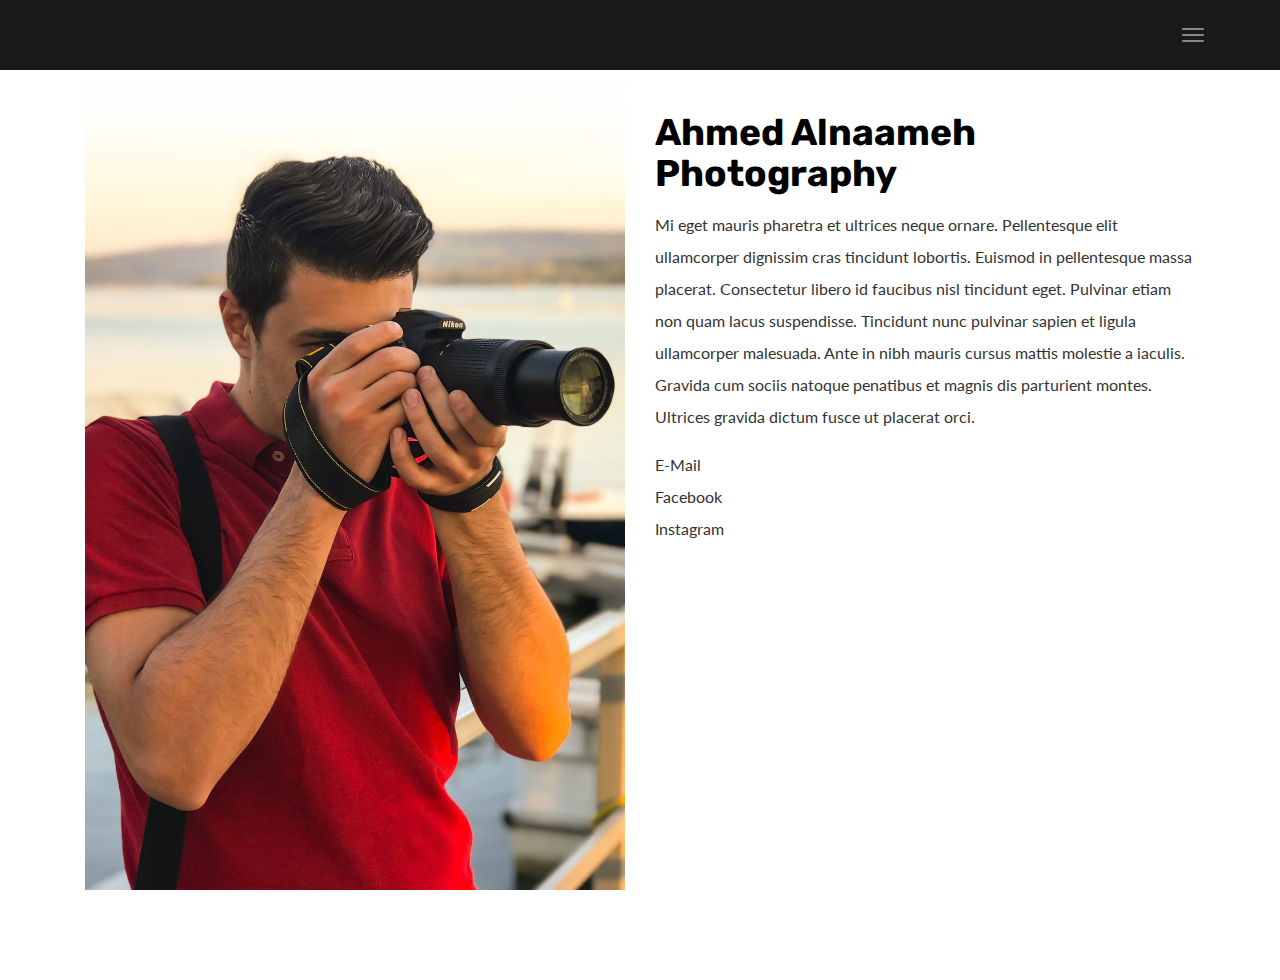
<file: about.html>
<!DOCTYPE html>
<html lang="en">

<head>
  <meta charset="UTF-8">
  <meta content="IE=edge" http-equiv="X-UA-Compatible">
  <meta content="width=device-width,initial-scale=1" name="viewport">
  <meta content="description" name="description">
  <meta name="google" content="notranslate" />
  <meta content="Mashup templates have been developped by Orson.io team" name="author">

  <!-- Disable tap highlight on IE -->
  <meta name="msapplication-tap-highlight" content="no">
  
  <link rel="apple-touch-icon" sizes="180x180" href="./assets/apple-icon-180x180.png">
  <link href="./assets/favicon.ico" rel="icon">
  
  <title>About | AAP</title>  

<link href="./main.3da94fde.css" rel="stylesheet"></head>

<body>

<!-- Add your content of header -->

<header>
  <nav class="navbar navbar-fixed-top navbar-default">
    <div class="container">
        <button type="button" class="navbar-toggle">
          <span class="sr-only">Toggle navigation</span>
          <span class="icon-bar"></span>
          <span class="icon-bar"></span>
          <span class="icon-bar"></span>
        </button>
        
      <nav class="navbar-fullscreen" id="navbar-middle">
        <button type="button" class="close" aria-label="Close"><span aria-hidden="true">&times;</span></button>
        <ul class="navbar-fullscreen-links">
          <li><a href="./index.html" title="">Home</a></li>
          <li><a href="./project.html" title="">My Projects</a></li>
          <li><a href="./about.html" title="">About me</a></li>
          <li><a href="./impressum.html" title="">Impressum</a></li>
        </ul>

        <div class="footer-container">
           
                <p><small>© Ahmed Alnaameh Photography <a href="http://www.mashup-template.com/" title="Create website with free html template">Mashup Template</a>/<a href="https://www.unsplash.com/" title="Beautiful Free Images">Unsplash</a></small></p>
                <p class="footer-share-icons">
                    <a href="https://www.facebook.com/Ahmed.Alnaameh/" class="social-round-icon fa-icon">
                      <i class="fa fa-facebook"></i>
                    <a href="https://www.instagram.com/ahmed_alnaameh_photography/" class="social-round-icon fa-icon">
                      <i class="fa fa-instagram"></i>
                    </a>
                </p>
                             
              </div>


      </nav> 
    
    </div>
  </nav>
</header>
<div class="section-container content-container">
    <div class="container">
        <div class="row">
            <div class="col-xs-12">
                <div class="col-md-6">
                    <img src="./assets/images/img-profil.jpg" class="img-responsive" alt=""> 
                </div>
                <div class="col-md-6">
                    <h1 class="h2">Ahmed Alnaameh Photography</h1>
                    <p>Mi eget mauris pharetra et ultrices neque ornare. Pellentesque elit ullamcorper dignissim cras tincidunt
                        lobortis. Euismod in pellentesque massa placerat. Consectetur libero id faucibus nisl tincidunt eget.
                        Pulvinar etiam non quam lacus suspendisse. Tincidunt nunc pulvinar sapien et ligula ullamcorper malesuada.
                        Ante in nibh mauris cursus mattis molestie a iaculis. Gravida cum sociis natoque penatibus et magnis
                        dis parturient montes. Ultrices gravida dictum fusce ut placerat orci.</p>

                    <ul class="list-unstyled">
                        <li>
                            <a href="mailto:ahmedalnaameh@web.de" title="" class="link-like-text">E-Mail</a>
                        </li>
                        <li>
                            <a href="https://www.facebook.com/Ahmed.Alnaameh/" title="" class="link-like-text">Facebook</a>
                        </li>
                        <li>
                            <a href="https://www.instagram.com/ahmed_alnaameh_photography/" title="" class="link-like-text">Instagram</a>
                        </li>
                    </ul>
                </div>
            </div>
        </div>
    </div>
</div>




<script>
    document.addEventListener("DOMContentLoaded", function (event) {
      navbarToggleSidebar();
      closeMenuBeforeGoingToPage();
      navActivePage();
    });
</script>
 <script type="text/javascript" src="./main.4c6e144e.js"></script></body>

</html>
</file>
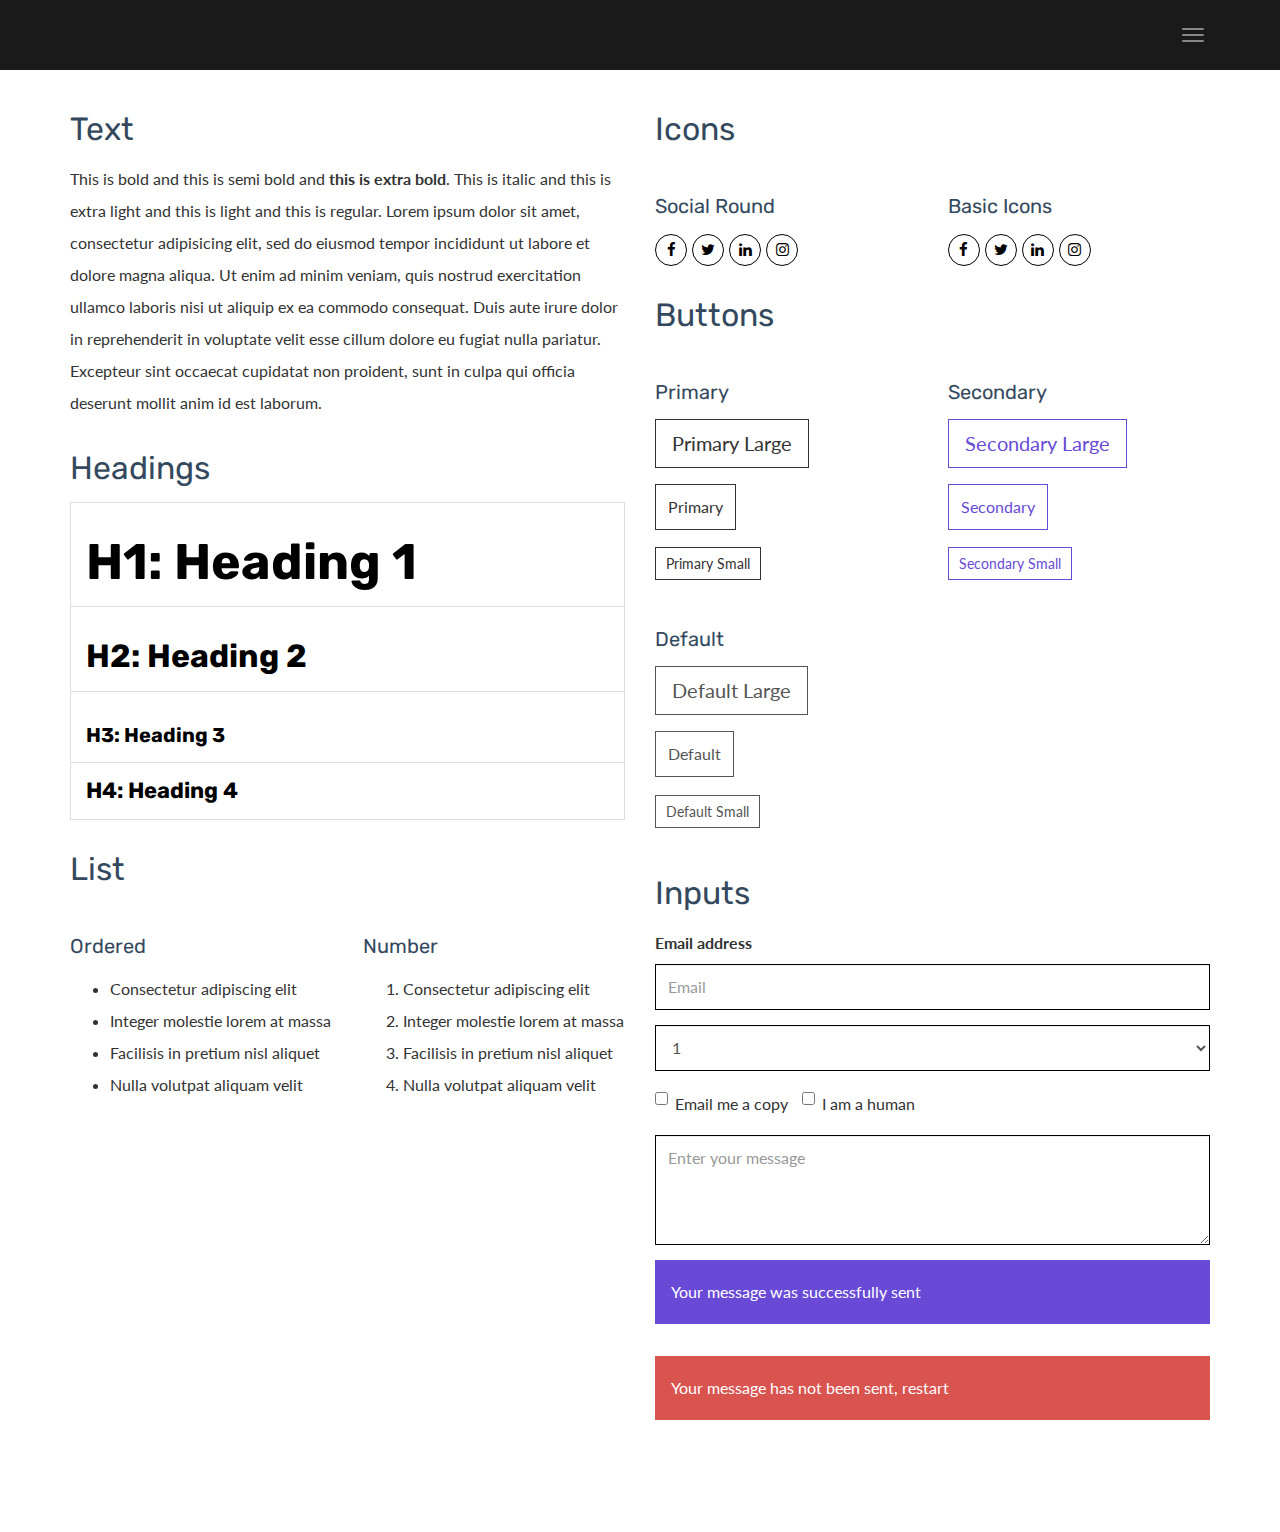
<file: components.html>
<!DOCTYPE html>
<html lang="en">

<head>
  <meta charset="UTF-8">
  <meta content="IE=edge" http-equiv="X-UA-Compatible">
  <meta content="width=device-width,initial-scale=1" name="viewport">
  <meta content="description" name="description">
  <meta name="google" content="notranslate" />
  <meta content="Mashup templates have been developped by Orson.io team" name="author">

  <!-- Disable tap highlight on IE -->
  <meta name="msapplication-tap-highlight" content="no">
  
  <link rel="apple-touch-icon" sizes="180x180" href="./assets/apple-icon-180x180.png">
  <link href="./assets/favicon.ico" rel="icon">
  
  <title>Title page</title>  

<link href="./main.3da94fde.css" rel="stylesheet"></head>

<body>

 <!-- Add your content of header -->

<header>
  <nav class="navbar navbar-fixed-top navbar-default">
    <div class="container">
        <button type="button" class="navbar-toggle">
          <span class="sr-only">Toggle navigation</span>
          <span class="icon-bar"></span>
          <span class="icon-bar"></span>
          <span class="icon-bar"></span>
        </button>
        
      <nav class="navbar-fullscreen" id="navbar-middle">
        <button type="button" class="close" aria-label="Close"><span aria-hidden="true">&times;</span></button>
        <ul class="navbar-fullscreen-links">
          <li><a href="./index.html" title="">Home</a></li>
          <li><a href="./project.html" title="">My Projects</a></li>
          <li><a href="./about.html" title="">About me</a></li>
          <li><a href="./components.html" title="">Components</a></li>
        </ul>

        <div class="footer-container">
           
          <p><small>© Untitled | Website created with <a href="http://www.mashup-template.com/" title="Create website with free html template">Mashup Template</a>/<a href="https://www.unsplash.com/" title="Beautiful Free Images">Unsplash</a></small></p>
          <p class="footer-share-icons">
              <a href="https://www.twitter.com" class="fa-icon" title="">
                  <i class="fa fa-twitter" aria-hidden="true"></i>
              </a>
              <a href="https://www.linkedin.com" class="fa-icon" title="">
                  <i class="fa fa-instagram" aria-hidden="true"></i>
              </a>
              <a href="https://www.behance.com" class="fa-icon" title="">
                  <i class="fa fa-behance" aria-hidden="true"></i>
              </a>
              <a href="https://www.vimeo.com" class="fa-icon" title="">
                  <i class="fa fa-vimeo" aria-hidden="true"></i>
              </a>
          </p>
                       
        </div>


      </nav> 
    
    </div>
  </nav>
</header>

<div class="section-container">
  <!-- Add your site or app content here -->
  <div class="container">
    <div class="row">
      <div class="col-xs-12 col-md-6">

        <div class="template-example">
          <h2 class="template-title-example">Text</h2>
          <p>This is bold and this is semi bold and <b>this is extra bold</b>. This is italic and this is extra light and this is light
          and this is regular. Lorem ipsum dolor sit amet, consectetur adipisicing elit, sed do eiusmod
          tempor incididunt ut labore et dolore magna aliqua. Ut enim ad minim veniam,
          quis nostrud exercitation ullamco laboris nisi ut aliquip ex ea commodo
          consequat. Duis aute irure dolor in <a href="" title="">reprehenderit</a> in voluptate velit esse
          cillum dolore eu fugiat nulla pariatur. Excepteur sint occaecat cupidatat non
          proident, sunt in culpa qui officia deserunt mollit anim id est laborum.
          </p>
        </div>

        <div class="template-example">
          <h2 class="template-title-example">Headings</h2>
          
          <table class="table table-bordered">
            <tr><td><h1>H1: Heading 1</h1></td></tr>
            <tr><td><h2>H2: Heading 2</h2></td></tr>
            <tr><td><h3>H3: Heading 3</h3></td></tr>
            <tr><td><h4>H4: Heading 4</h4></td></tr>
          </table>
        </div>

        <div class="template-example">
          <h2 class="template-title-example">List</h2>
          <div class="row">
            <div class="col-md-6">
              <h3 class="template-title-example">Ordered</h3>
              <ul>
                <li>Consectetur adipiscing elit</li>
                <li>Integer molestie lorem at massa</li>
                <li>Facilisis in pretium nisl aliquet</li>
                <li>Nulla volutpat aliquam velit</li>
              </ul>
            </div>
            <div class="col-md-6">
              <h3 class="template-title-example">Number</h3>
              <ol>
                <li>Consectetur adipiscing elit</li>
                <li>Integer molestie lorem at massa</li>
                <li>Facilisis in pretium nisl aliquet</li>
                <li>Nulla volutpat aliquam velit</li>
              </ol>
            </div>
          </div>
        </div>

        
      </div>

      <div class="col-xs-12 col-md-6">
        <div class="template-example">
          <h2 class="template-title-example">Icons</h2>
          
          <div class="row">
            <div class="col-md-6">
              <h3 class="template-title-example">Social Round</h2>
              <ul class="list-icons">
                <li>
                  <a href="" class="social-round-icon fa-icon">
                    <i class="fa fa-facebook"></i>
                  </a>
                </li>
                <li>
                  <a href="" class="social-round-icon fa-icon">
                    <i class="fa fa-twitter"></i>
                  </a>
                </li>
                <li>
                  <a href="" class="social-round-icon fa-icon">
                    <i class="fa fa-linkedin"></i>
                  </a>
                </li>
                <li>
                  <a href="" class="social-round-icon fa-icon">
                    <i class="fa fa-instagram"></i>
                  </a>
                </li>
              </ul>
            </div>
            <div class="col-md-6">
               <h3 class="template-title-example">Basic Icons</h2>
                <ul class="list-icons">
                  <li>
                    <span class="fa-icon">
                      <i class="fa fa-facebook"></i>
                    </span>
                  </li>
                  <li>
                    <span class="fa-icon">
                      <i class="fa fa-twitter"></i>
                    </span>
                  </li>
                  <li>
                    <span class="fa-icon">
                      <i class="fa fa-linkedin"></i>
                    </span>
                  </li>
                  <li>
                    <span class="fa-icon">
                      <i class="fa fa-instagram"></i>
                    </span>
                  </li>
                </ul>
            </div>

          </div>


          


        </div>

        <div class="template-example">
          <h2 class="template-title-example">Buttons</h2>
          <div class="row">
            <div class="col-md-6">
              <h3 class="template-title-example">Primary</h2>
              <div class="row">
                  <div class="col-md-6">
                  <p><a href="" class="btn btn-primary btn-lg">Primary Large</a></p>
                  <p><a href="" class="btn btn-primary">Primary </a></p>
                  <p><a href="" class="btn btn-primary btn-sm">Primary Small</a></p>
                </div>
              </div>

              <h3 class="template-title-example">Default</h2>
              <div class="row">
                  <div class="col-md-6">
                  <p><a href="" class="btn btn-default btn-lg">Default Large</a></p>
                  <p><a href="" class="btn btn-default">Default </a></p>
                  <p><a href="" class="btn btn-default btn-sm">Default Small</a></p>
                </div>
              </div>

            </div>

            <div class="col-md-6">
              <h3 class="template-title-example">Secondary</h2>
              <div class="row">
                  <div class="col-md-6">
                  <p><a href="" class="btn btn-info btn-lg">Secondary Large</a></p>
                  <p><a href="" class="btn btn-info">Secondary </a></p>
                  <p><a href="" class="btn btn-info btn-sm">Secondary Small</a></p>
                </div>
              </div>
            </div>
          </div>
        </div>
        
        <div class="template-example">
          <h2 class="template-title-example">Inputs</h2>

            <div class="form-group">
              <label for="exampleInputEmail1">Email address</label>
              <input type="email" class="form-control" id="exampleInputEmail1" placeholder="Email">
            </div>

            <div class="form-group">
              <select class="form-control">
                <option>1</option>
                <option>2</option>
                <option>3</option>
                <option>4</option>
                <option>5</option>
              </select>
            </div>

            <div class="form-group">
              <label class="checkbox-inline">
                <input 
                type="checkbox" id="inlineCheckbox1" value="option1"> Email me a copy
              </label>
              <label class="checkbox-inline">
                <input type="checkbox" id="inlineCheckbox2" value="option2"> I am a human
              </label>
            </div>

            <div class="form-group">
              <textarea class="form-control" rows="3" placeholder="Enter your message"></textarea>
            </div>
            
            <div class="alert alert-success" role="alert">Your message was successfully sent</div>
            <div class="alert alert-danger" role="alert">Your message has not been sent, restart</div>
        </div>




      </div>
    </div>
  </div>

</div>




<script>
    document.addEventListener("DOMContentLoaded", function (event) {
      navbarToggleSidebar();
      closeMenuBeforeGoingToPage();
      navActivePage();
    });
</script>
 <script type="text/javascript" src="./main.4c6e144e.js"></script></body>

</html>
</file>
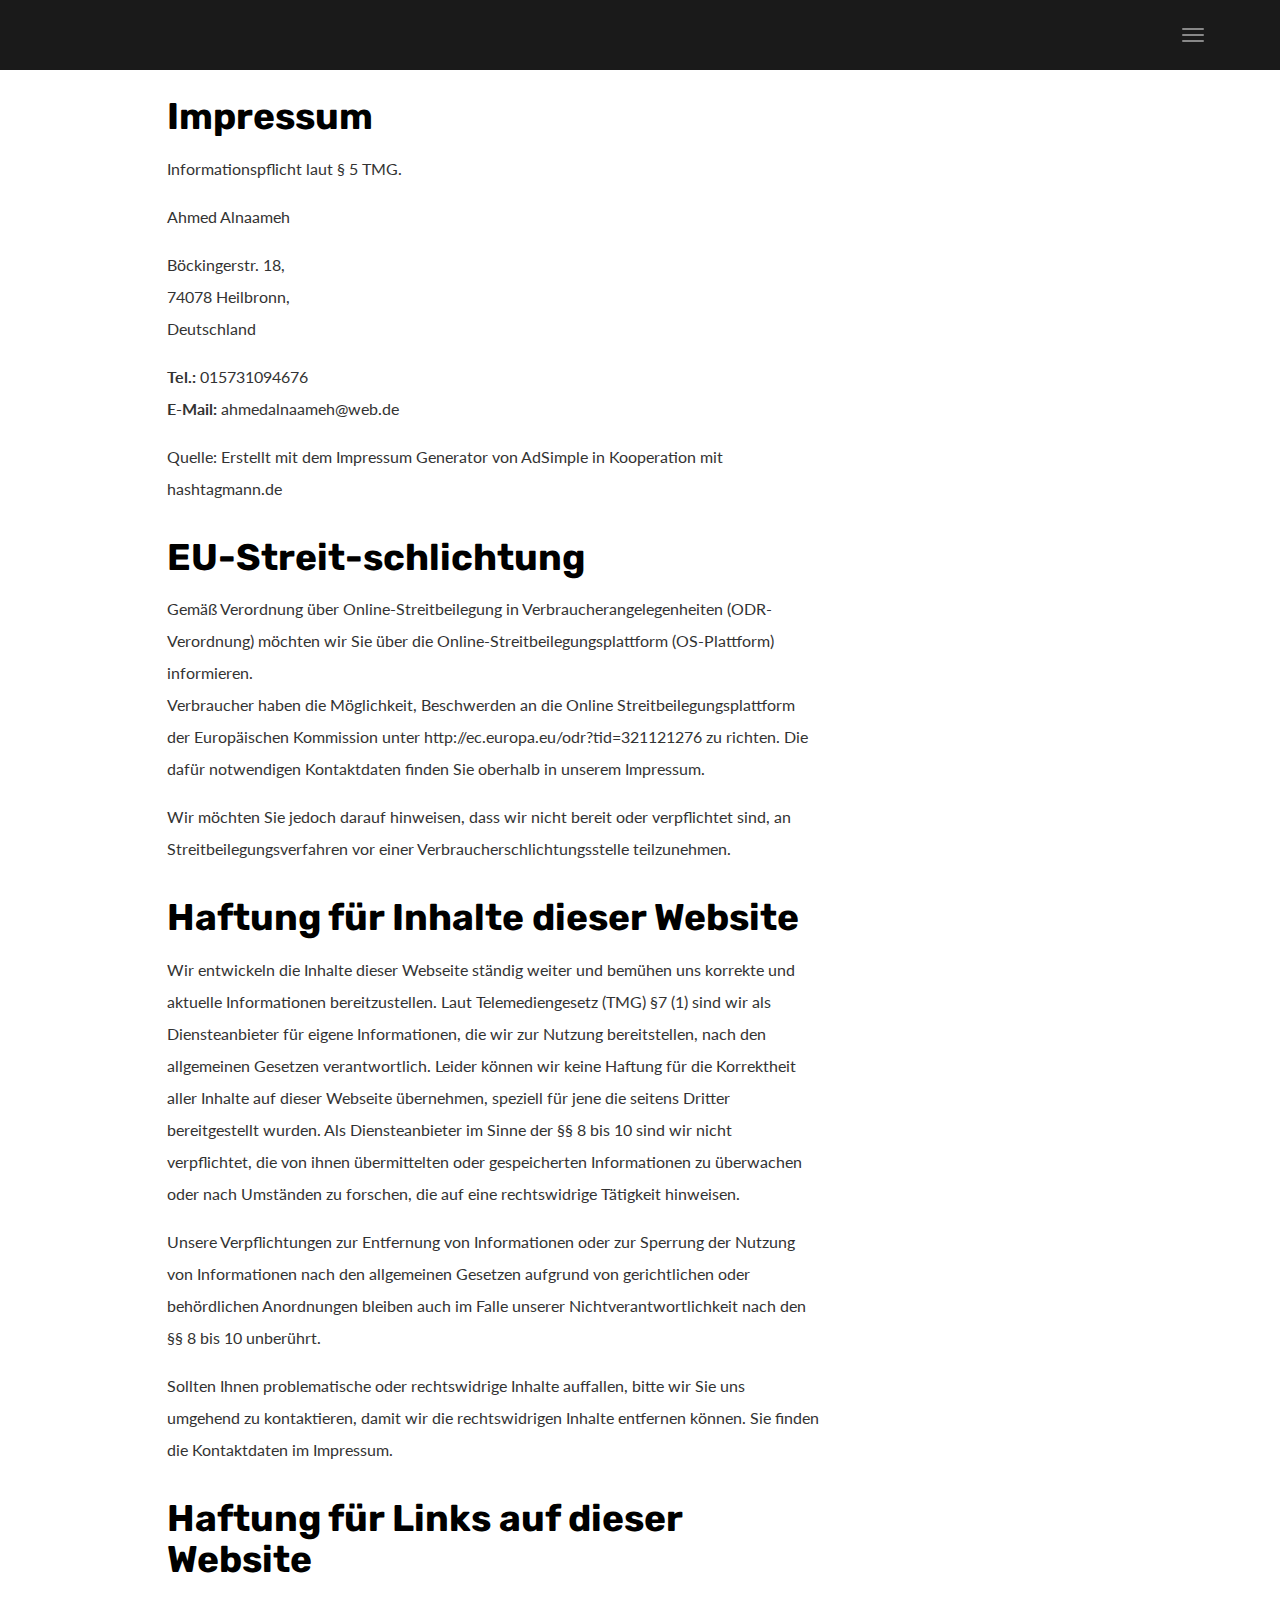
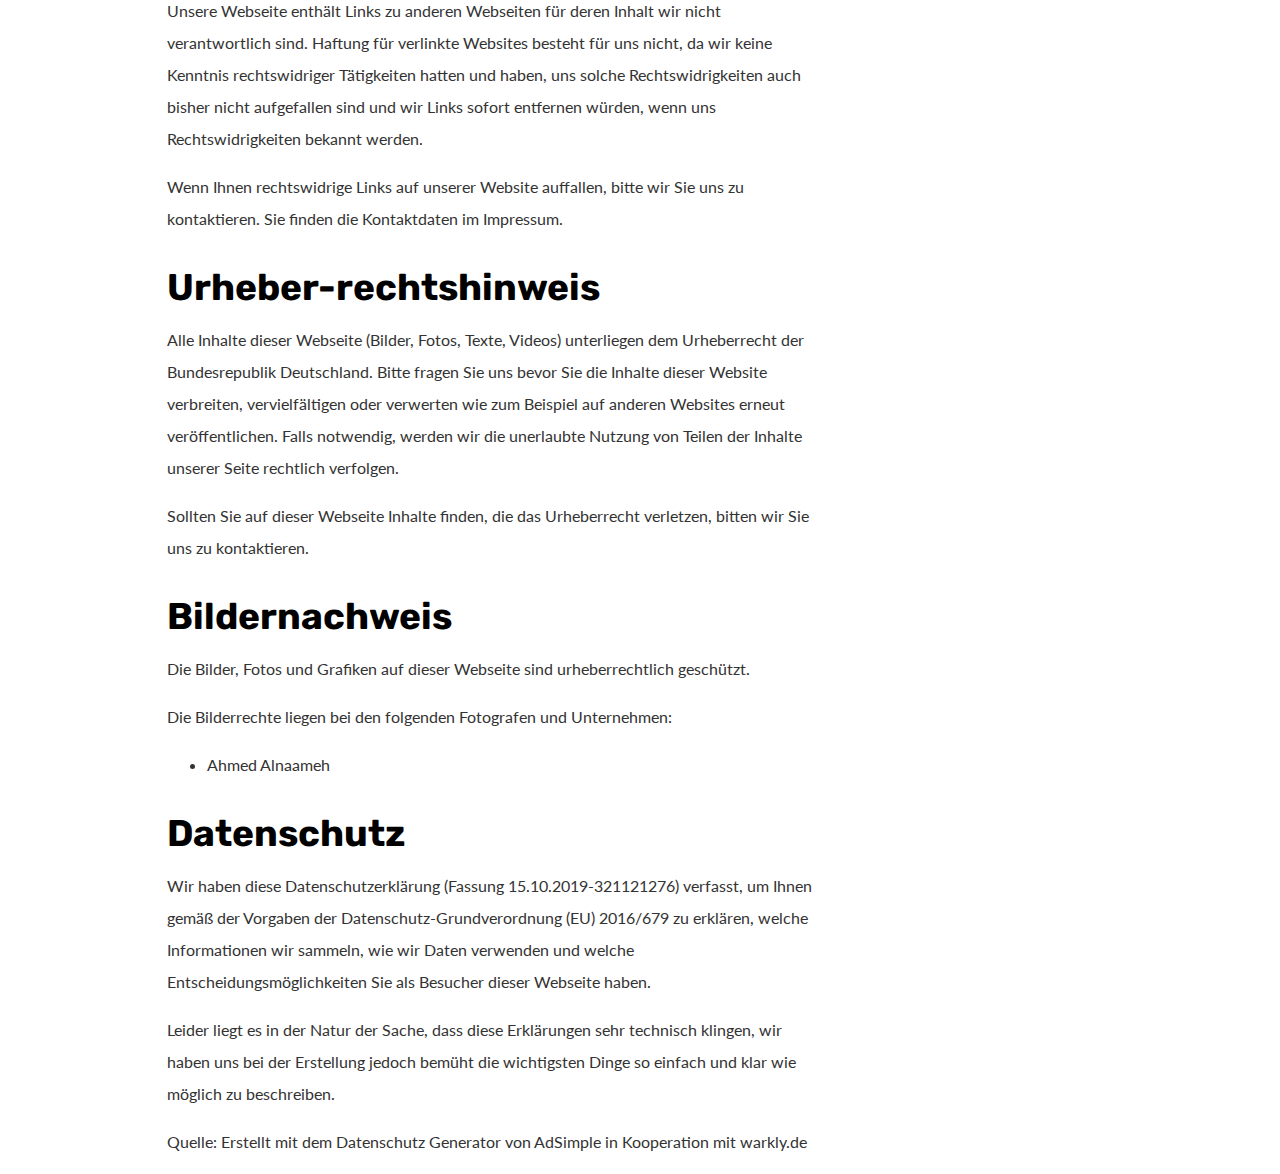
<file: impressum.html>
<!DOCTYPE html>
<html lang="en">

<head>
  <meta charset="UTF-8">
  <meta content="IE=edge" http-equiv="X-UA-Compatible">
  <meta content="width=device-width,initial-scale=1" name="viewport">
  <meta content="description" name="description">
  <meta name="google" content="notranslate" />
  <meta content="Mashup templates have been developped by Orson.io team" name="author">

  <!-- Disable tap highlight on IE -->
  <meta name="msapplication-tap-highlight" content="no">
  
  <link rel="apple-touch-icon" sizes="180x180" href="./assets/apple-icon-180x180.png">
  <link href="./assets/favicon.ico" rel="icon">
  
  <title>Impressum | AAP</title>  

<link href="./main.3da94fde.css" rel="stylesheet"></head>

<body>

 <!-- Add your content of header -->

<header>
  <nav class="navbar navbar-fixed-top navbar-default">
    <div class="container">
        <button type="button" class="navbar-toggle">
          <span class="sr-only">Toggle navigation</span>
          <span class="icon-bar"></span>
          <span class="icon-bar"></span>
          <span class="icon-bar"></span>
        </button>
        
      <nav class="navbar-fullscreen" id="navbar-middle">
        <button type="button" class="close" aria-label="Close"><span aria-hidden="true">&times;</span></button>
        <ul class="navbar-fullscreen-links">
          <li><a href="./index.html" title="">Home</a></li>
          <li><a href="./project.html" title="">My Projects</a></li>
          <li><a href="./about.html" title="">About me</a></li>
          <li><a href="./impressum.html" title="">Impressum</a></li>
        </ul>

        <div class="footer-container">
           
            <p><small>© Ahmed Alnaameh Photography <a href="http://www.mashup-template.com/" title="Create website with free html template">Mashup Template</a>/<a href="https://www.unsplash.com/" title="Beautiful Free Images">Unsplash</a></small></p>
            <p class="footer-share-icons">
                <a href="https://www.facebook.com/Ahmed.Alnaameh/" class="social-round-icon fa-icon">
                  <i class="fa fa-facebook"></i>
                <a href="https://www.instagram.com/ahmed_alnaameh_photography/" class="social-round-icon fa-icon">
                  <i class="fa fa-instagram"></i>
                </a>
            </p>
                         
          </div>


      </nav> 
    
    </div>
  </nav>
</header>

<div class="container">
    <div class="row">
      <div class="col-xs-12 col-md-7 col-md-offset-1">
        <div class="hero-full-wrapper">
          <div class="text-content">
            <br><br>
            <h1 class="h2">Impressum</h1>
            <p class="adsimple-321121276">Informationspflicht laut § 5 TMG.</p>
            <p class="adsimple-321121276">
            <p>Ahmed Alnaameh</p>
            <p class="adsimple-321121276">Böckingerstr. 18, <br />74078 Heilbronn, <br />Deutschland</p>
            <p class="adsimple-321121276">
            <strong>Tel.:</strong> 015731094676<br />
            <strong>E-Mail:</strong> <a href="mailto:ahmedalnaameh@web.de">ahmedalnaameh@web.de</a>
            </p>
            <p style="margin-top:15px;">Quelle: Erstellt mit dem <a title="Impressum Generator Deutschland" href="https://www.adsimple.de/impressum-generator/" target="_blank" rel="follow" style="text-decoration:none;">Impressum Generator</a> von AdSimple in Kooperation mit <a href="https://www.hashtagmann.de" target="_blank" rel="follow" title="">hashtagmann.de</a>
            </p>
            <h2 class="h2">EU-Streit-schlichtung</h2>
            <p>Gemäß Verordnung über Online-Streitbeilegung in Verbraucherangelegenheiten (ODR-Verordnung) möchten wir Sie über die Online-Streitbeilegungsplattform (OS-Plattform) informieren.<br />
            Verbraucher haben die Möglichkeit, Beschwerden an die Online Streitbeilegungsplattform der Europäischen Kommission unter <a class="adsimple-321121276" href="https://ec.europa.eu/consumers/odr/main/index.cfm?event=main.home2.show&amp;lng=DE" target="_blank" rel="noopener">http://ec.europa.eu/odr?tid=321121276</a> zu richten. Die dafür notwendigen Kontaktdaten finden Sie oberhalb in unserem Impressum.</p>
            <p>Wir möchten Sie jedoch darauf hinweisen, dass wir nicht bereit oder verpflichtet sind, an Streitbeilegungsverfahren vor einer Verbraucherschlichtungsstelle teilzunehmen.</p>
            <h2 class="h2">Haftung für Inhalte dieser Website</h2>
            <p>Wir entwickeln die Inhalte dieser Webseite ständig weiter und bemühen uns korrekte und aktuelle Informationen bereitzustellen. Laut Telemediengesetz <a class="adsimple-321121276" href="https://www.gesetze-im-internet.de/tmg/__7.html?tid=321121276" rel="noopener" target="_blank">(TMG) §7 (1)</a> sind wir als Diensteanbieter für eigene Informationen, die wir zur Nutzung bereitstellen, nach den allgemeinen Gesetzen verantwortlich. Leider können wir keine Haftung für die Korrektheit aller Inhalte auf dieser Webseite übernehmen, speziell für jene die seitens Dritter bereitgestellt wurden. Als Diensteanbieter im Sinne der §§ 8 bis 10 sind wir nicht verpflichtet, die von ihnen übermittelten oder gespeicherten Informationen zu überwachen oder nach Umständen zu forschen, die auf eine rechtswidrige Tätigkeit hinweisen.</p>
            <p>Unsere Verpflichtungen zur Entfernung von Informationen oder zur Sperrung der Nutzung von Informationen nach den allgemeinen Gesetzen aufgrund von gerichtlichen oder behördlichen Anordnungen bleiben auch im Falle unserer Nichtverantwortlichkeit nach den §§ 8 bis 10 unberührt. </p>
            <p>Sollten Ihnen problematische oder rechtswidrige Inhalte auffallen, bitte wir Sie uns umgehend zu kontaktieren, damit wir die rechtswidrigen Inhalte entfernen können. Sie finden die Kontaktdaten im Impressum.</p>
            <h2 class="h2">Haftung für Links auf dieser Website</h2>
            <p>Unsere Webseite enthält Links zu anderen Webseiten für deren Inhalt wir nicht verantwortlich sind. Haftung für verlinkte Websites besteht für uns nicht, da wir keine Kenntnis rechtswidriger Tätigkeiten hatten und haben, uns solche Rechtswidrigkeiten auch bisher nicht aufgefallen sind und wir Links sofort entfernen würden, wenn uns Rechtswidrigkeiten bekannt werden.</p>
            <p>Wenn Ihnen rechtswidrige Links auf unserer Website auffallen, bitte wir Sie uns zu kontaktieren. Sie finden die Kontaktdaten im Impressum.</p>
            <h2 class="h2">Urheber-rechtshinweis</h2>
            <p>Alle Inhalte dieser Webseite (Bilder, Fotos, Texte, Videos) unterliegen dem Urheberrecht der Bundesrepublik Deutschland. Bitte fragen Sie uns bevor Sie die Inhalte dieser Website verbreiten, vervielfältigen oder verwerten wie zum Beispiel auf anderen Websites erneut veröffentlichen. Falls notwendig, werden wir die unerlaubte Nutzung von Teilen der Inhalte unserer Seite rechtlich verfolgen.</p>
            <p>Sollten Sie auf dieser Webseite Inhalte finden, die das Urheberrecht verletzen, bitten wir Sie uns zu kontaktieren.</p>
            <h2 class="h2">Bildernachweis</h2>
            <p>Die Bilder, Fotos und Grafiken auf dieser Webseite sind urheberrechtlich geschützt.</p>
            <p>Die Bilderrechte liegen bei den folgenden Fotografen und Unternehmen:</p>
            <ul class="adsimple-321121276">
            <li class="adsimple-321121276">Ahmed Alnaameh</li>
            </ul>
            <h2 class="h2">Datenschutz</h2>
            <p>Wir haben diese Datenschutzerklärung (Fassung 15.10.2019-321121276) verfasst, um Ihnen gemäß der Vorgaben der <a class="adsimple-321121276" href="https://eur-lex.europa.eu/legal-content/DE/ALL/?tid=1234&amp;uri=celex%3A32016R0679&amp;tid=321121276" target="_blank" rel="noopener">Datenschutz-Grundverordnung (EU) 2016/679</a> zu erklären, welche Informationen wir sammeln, wie wir Daten verwenden und welche Entscheidungsmöglichkeiten Sie als Besucher dieser Webseite haben.</p>
            <p>Leider liegt es in der Natur der Sache, dass diese Erklärungen sehr technisch klingen, wir haben uns bei der Erstellung jedoch bemüht die wichtigsten Dinge so einfach und klar wie möglich zu beschreiben.</p>
            <p style="margin-top:15px;">Quelle: Erstellt mit dem <a title="Datenschutz Generator Deutschland" href="https://www.adsimple.de/datenschutz-generator/" target="_blank" rel="follow" style="text-decoration:none;">Datenschutz Generator</a> von AdSimple in Kooperation mit <a href="https://www.warkly.de" target="_blank" rel="follow" title="">warkly.de</a>
            </p>
          </div>
        </div>
      </div>
    </div>
  </div>
</div>

<script>
  document.addEventListener("DOMContentLoaded", function (event) {
    navbarFixedTopAnimation();
    closeMenuBeforeGoingToPage();
  });
</script>




<script>
    document.addEventListener("DOMContentLoaded", function (event) {
      navbarToggleSidebar();
      closeMenuBeforeGoingToPage();
      navActivePage();
    });
</script>
 <script type="text/javascript" src="./main.4c6e144e.js"></script></body>

</html>
</file>
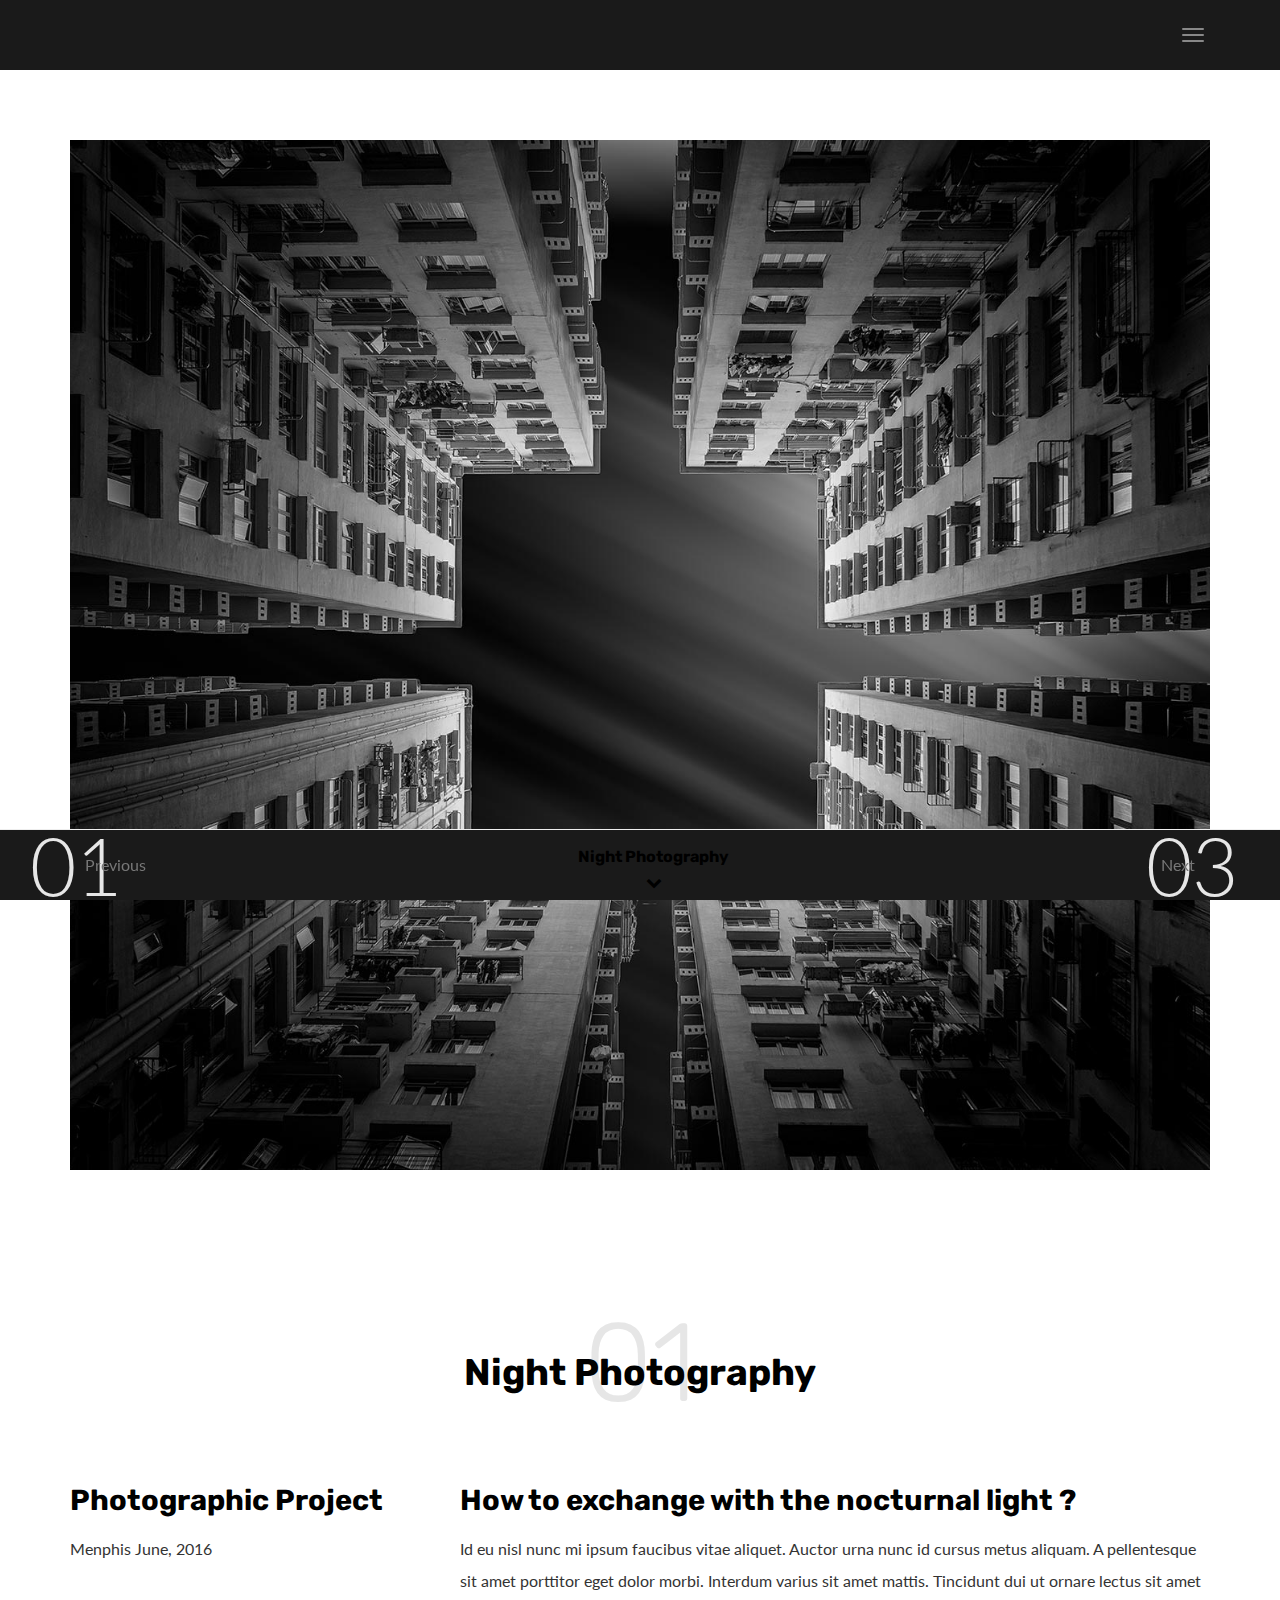
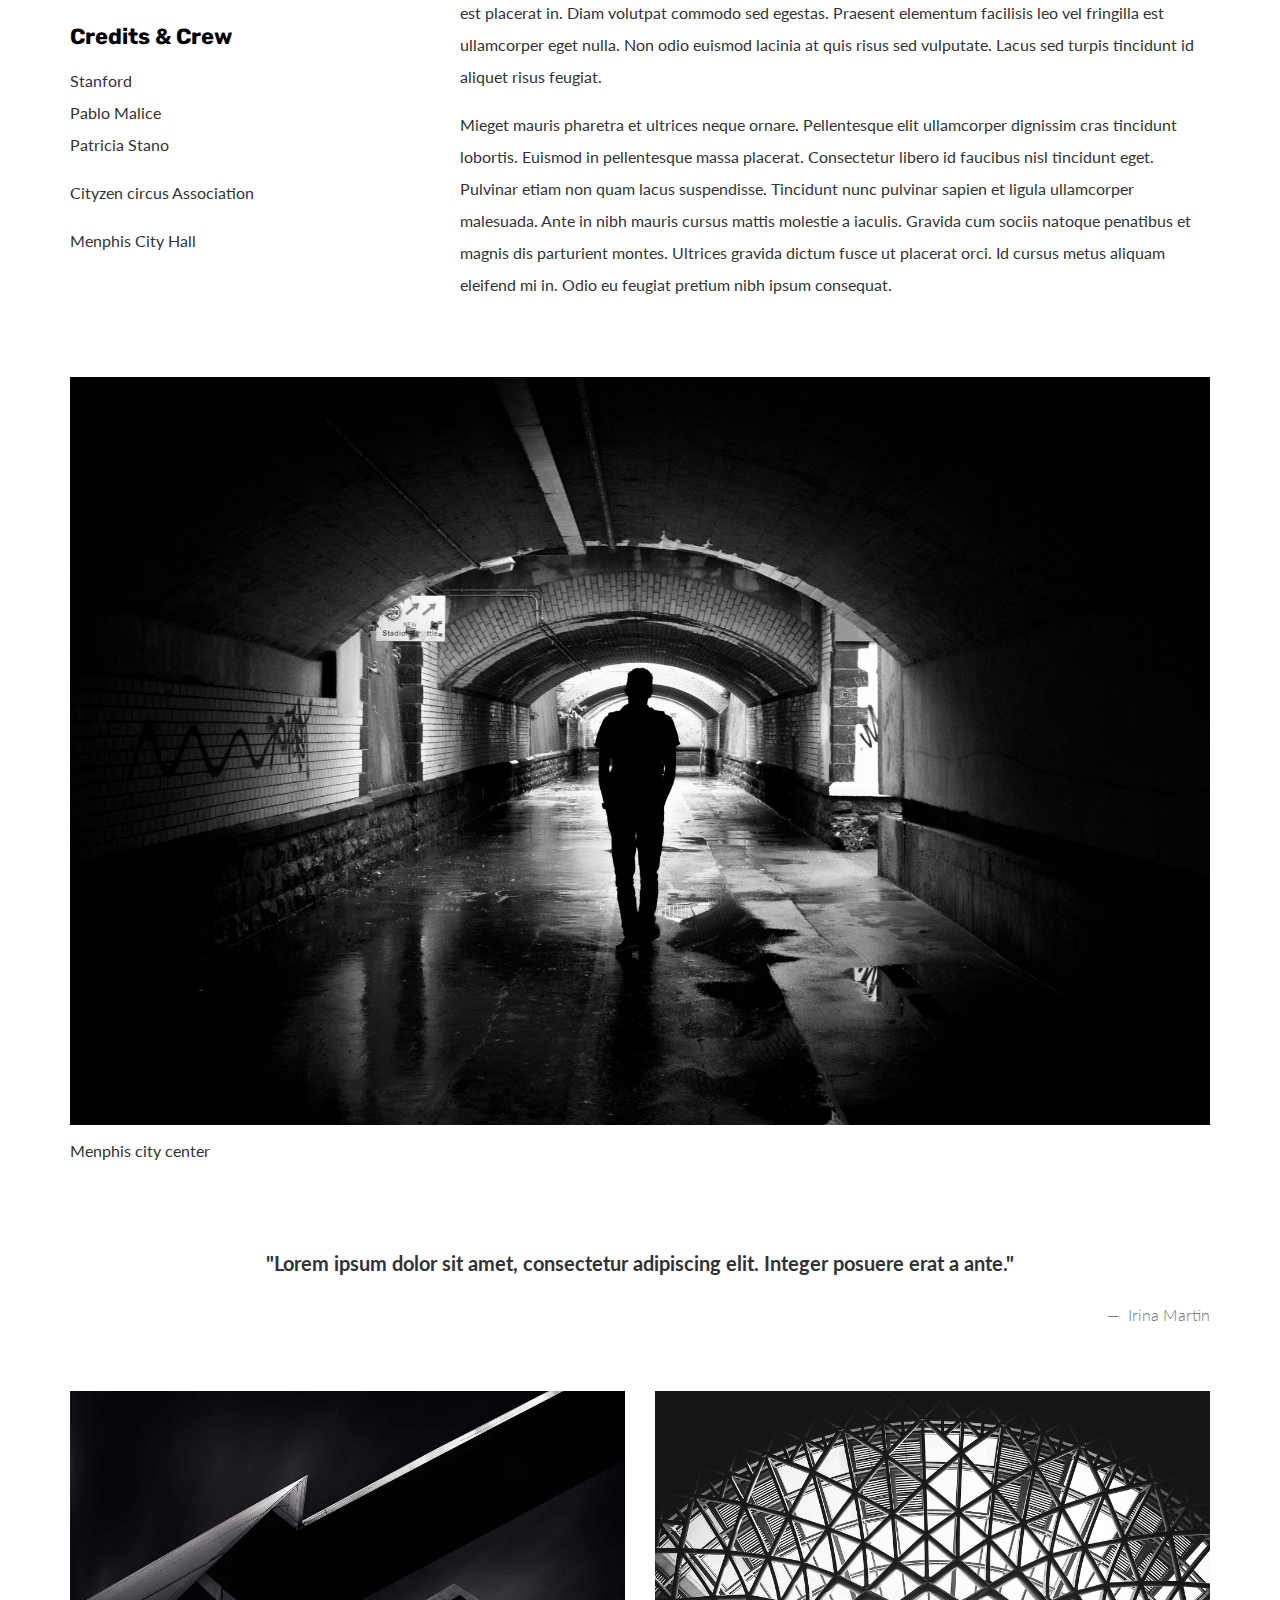
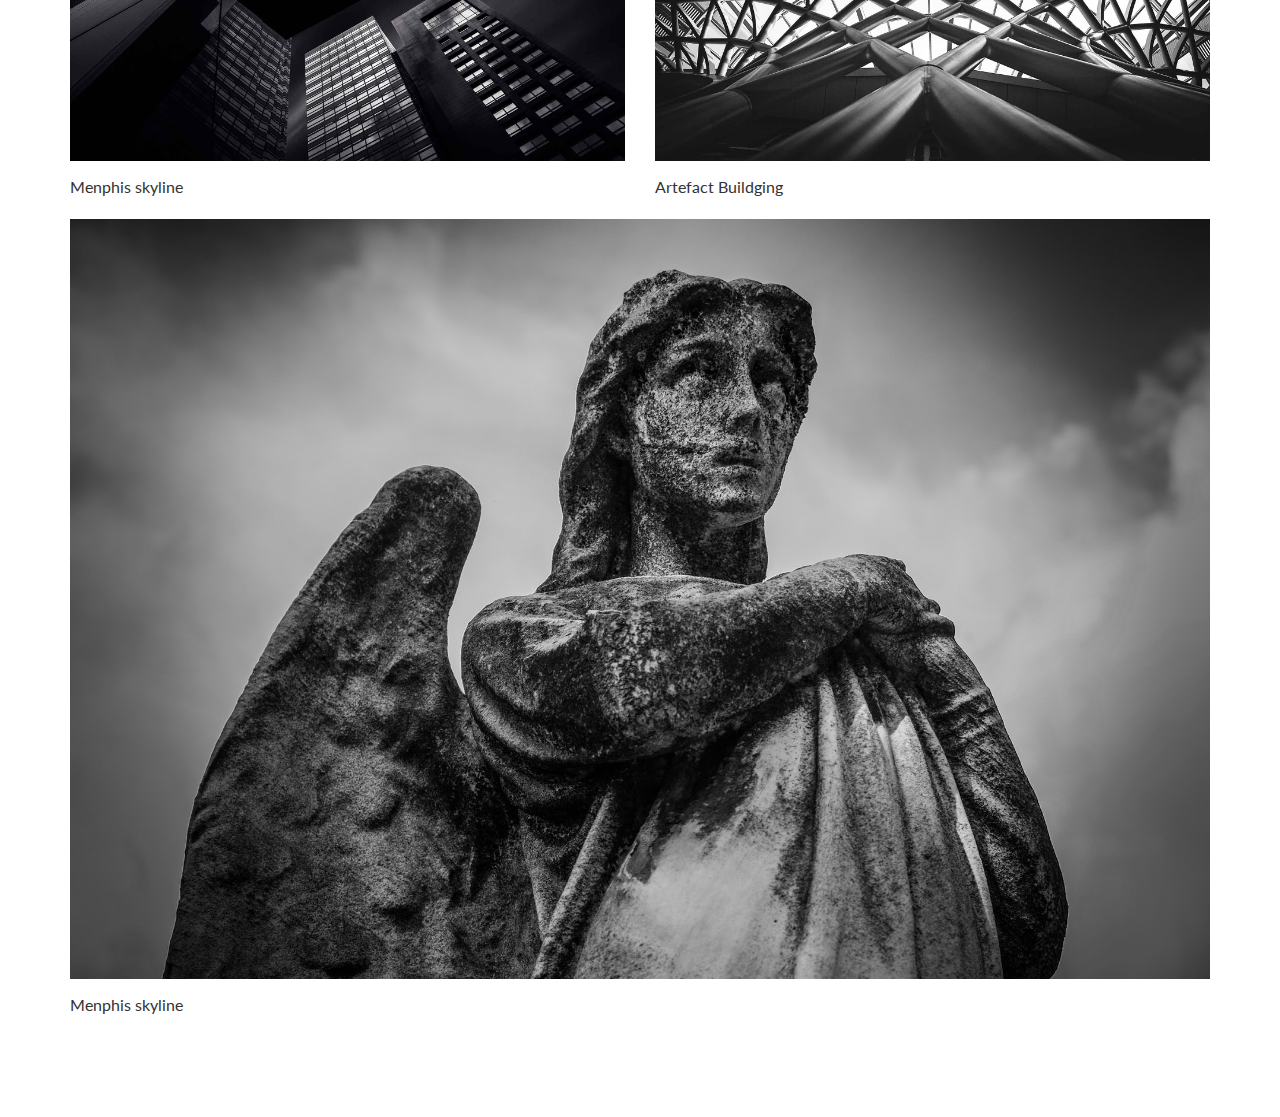
<file: project.html>
<!DOCTYPE html>
<html lang="en">

<head>
  <meta charset="UTF-8">
  <meta content="IE=edge" http-equiv="X-UA-Compatible">
  <meta content="width=device-width,initial-scale=1" name="viewport">
  <meta content="description" name="description">
  <meta name="google" content="notranslate" />
  <meta content="Mashup templates have been developped by Orson.io team" name="author">

  <!-- Disable tap highlight on IE -->
  <meta name="msapplication-tap-highlight" content="no">
  
  <link rel="apple-touch-icon" sizes="180x180" href="./assets/apple-icon-180x180.png">
  <link href="./assets/favicon.ico" rel="icon">
  
  <title>My Projects | AAP</title>  

<link href="./main.3da94fde.css" rel="stylesheet"></head>

<body>

 <!-- Add your content of header -->

<header>
  <nav class="navbar navbar-fixed-top navbar-default">
    <div class="container">
        <button type="button" class="navbar-toggle">
          <span class="sr-only">Toggle navigation</span>
          <span class="icon-bar"></span>
          <span class="icon-bar"></span>
          <span class="icon-bar"></span>
        </button>
        
      <nav class="navbar-fullscreen" id="navbar-middle">
        <button type="button" class="close" aria-label="Close"><span aria-hidden="true">&times;</span></button>
        <ul class="navbar-fullscreen-links">
          <li><a href="./index.html" title="">Home</a></li>
          <li><a href="./project.html" title="">My Projects</a></li>
          <li><a href="./about.html" title="">About me</a></li>
          <li><a href="./impressum.html" title="">Impressum</a></li>
        </ul>

        <div class="footer-container">
           
            <p><small>© Ahmed Alnaameh Photography <a href="http://www.mashup-template.com/" title="Create website with free html template">Mashup Template</a>/<a href="https://www.unsplash.com/" title="Beautiful Free Images">Unsplash</a></small></p>
            <p class="footer-share-icons">
                <a href="https://www.facebook.com/Ahmed.Alnaameh/" class="social-round-icon fa-icon">
                  <i class="fa fa-facebook"></i>
                <a href="https://www.instagram.com/ahmed_alnaameh_photography/" class="social-round-icon fa-icon">
                  <i class="fa fa-instagram"></i>
                </a>
            </p>
                         
          </div>


      </nav> 
    
    </div>
  </nav>
</header>

  
<div class="hero-full-container background-image-container white-text-container" style="background-image:url('./assets/images/img-08.jpg')">
  <div class="container">
    <div class="row">
      <div class="col-xs-12">
        <div class="hero-full-wrapper">
          <div class="text-content  text-center">
          </div>
        </div>
      </div>
    </div>
  </div>
</div>

<div class="section-container">
  <div class="container">
    <div class="row">
      <div class="col-xs-12">
        <div class="text-center section-container-spacer">
          <h2 class="with-project-number"><span class="project-number">01</span>Night Photography</h2>
        </div>
        <div class="row section-container-spacer">
          <div class="col-md-4">
              <div class="section-container-spacer">
                <h3>Photographic Project</h3>
                <p>Menphis June, 2016</p>
              </div>

              <h4>Credits & Crew</h4>
              
              <ul class="list-unstyled">
                <li>Stanford</li> 
                <li>Pablo Malice</li>
                <li>Patricia Stano</li>
              </ul>
              

              <p>Cityzen circus Association</p>
              <p>Menphis City Hall</p>
          </div>
          <div class="col-md-8">
            <h3>How to exchange with the nocturnal light ?</h3>
            <p>Id eu nisl nunc mi ipsum faucibus vitae aliquet. Auctor urna nunc id cursus metus aliquam. A pellentesque sit amet
              porttitor eget dolor morbi. Interdum varius sit amet mattis. Tincidunt dui ut ornare lectus sit amet est placerat
              in. Diam volutpat commodo sed egestas. Praesent elementum facilisis leo vel fringilla est ullamcorper eget nulla.
              Non odio euismod lacinia at quis risus sed vulputate. Lacus sed turpis tincidunt id aliquet risus feugiat.</p>
              <p> Mieget mauris pharetra et ultrices neque ornare. Pellentesque elit ullamcorper dignissim cras tincidunt lobortis.
              Euismod in pellentesque massa placerat. Consectetur libero id faucibus nisl tincidunt eget. Pulvinar etiam non
              quam lacus suspendisse. Tincidunt nunc pulvinar sapien et ligula ullamcorper malesuada. Ante in nibh mauris cursus
              mattis molestie a iaculis. Gravida cum sociis natoque penatibus et magnis dis parturient montes. Ultrices gravida
              dictum fusce ut placerat orci. Id cursus metus aliquam eleifend mi in. Odio eu feugiat pretium nibh ipsum consequat.
            </p>
          </div>
        </div>


        <img src="./assets/images/img-03.jpg" alt="" class="img-responsive">
        <p>Menphis city center</p>

        <blockquote class="text-center large-spacing">
            <p>"Lorem ipsum dolor sit amet, consectetur adipiscing elit. Integer posuere erat a ante."</p>
            <small class="pull-right">Irina Martin</small>
        </blockquote>
        
        <div class="row">
            <div class="col-md-6">
            <img src="./assets/images/img-02.jpg" class="img-responsive" alt="">
            <p>Menphis skyline</p>
            </div>
            <div class="col-md-6">
            <img src="./assets/images/img-01.jpg" class="img-responsive" alt="">
            <p>Artefact Buildging</p>
            </div>
        </div>

        <img src="./assets/images/img-04.jpg" class="img-responsive" alt="">
        <p>Menphis skyline</p>

      </div>
    </div>
  </div>
</div>

<div class="navbar navbar-default navbar-fixed-bottom">
  <div class="container">
    <div class="row">
      <div class="col-xs-12 text-center">
        <ul class="navbar-nav nav">
          <li>
            <a href="" title="" class="project-nav left"><span class="project-number">01</span>Previous</a>
          </li>
        </ul>
        <p class="h5 navbar-text">Night Photography <i class="fa fa-chevron-down arrow-down" aria-hidden="true"></i></p>

        <ul class="navbar-nav nav navbar-right">
          <li>
            <a href="" title="" class="project-nav right"><span class="project-number">03</span>Next </a>
          </li>
        </ul>
      </div>
    </div>
  </div>
</div>





<script>
    document.addEventListener("DOMContentLoaded", function (event) {
      navbarToggleSidebar();
      closeMenuBeforeGoingToPage();
      navActivePage();
    });
</script>
 <script type="text/javascript" src="./main.4c6e144e.js"></script></body>

</html>
</file>
<file: main.3da94fde.css>
@import url(https://fonts.googleapis.com/css?family=Lato:300,700|Rubik:400,700);@import url(https://maxcdn.bootstrapcdn.com/font-awesome/4.7.0/css/font-awesome.min.css);/*!
 * Bootstrap v3.3.7 (http://getbootstrap.com)
 * Copyright 2011-2016 Twitter, Inc.
 * Licensed under MIT (https://github.com/twbs/bootstrap/blob/master/LICENSE)
 */
/*! normalize.css v3.0.3 | MIT License | github.com/necolas/normalize.css */html{font-family:sans-serif;-ms-text-size-adjust:100%;-webkit-text-size-adjust:100%}body{margin:0}article,aside,details,figcaption,figure,footer,header,hgroup,main,menu,nav,section,summary{display:block}audio,canvas,progress,video{display:inline-block;vertical-align:baseline}audio:not([controls]){display:none;height:0}[hidden],template{display:none}a{background-color:transparent}a:active,a:hover{outline:0}abbr[title]{border-bottom:1px dotted}b,strong{font-weight:700}dfn{font-style:italic}h1{font-size:2em;margin:.67em 0}mark{background:#ff0;color:#000}small{font-size:80%}sub,sup{font-size:75%;line-height:0;position:relative;vertical-align:baseline}sup{top:-.5em}sub{bottom:-.25em}img{border:0}svg:not(:root){overflow:hidden}figure{margin:1em 40px}hr{box-sizing:content-box;height:0}pre{overflow:auto}code,kbd,pre,samp{font-family:monospace,monospace;font-size:1em}button,input,optgroup,select,textarea{color:inherit;font:inherit;margin:0}button{overflow:visible}button,select{text-transform:none}button,html input[type=button],input[type=reset],input[type=submit]{-webkit-appearance:button;cursor:pointer}button[disabled],html input[disabled]{cursor:default}button::-moz-focus-inner,input::-moz-focus-inner{border:0;padding:0}input{line-height:normal}input[type=checkbox],input[type=radio]{box-sizing:border-box;padding:0}input[type=number]::-webkit-inner-spin-button,input[type=number]::-webkit-outer-spin-button{height:auto}input[type=search]{-webkit-appearance:textfield;box-sizing:content-box}input[type=search]::-webkit-search-cancel-button,input[type=search]::-webkit-search-decoration{-webkit-appearance:none}fieldset{border:1px solid silver;margin:0 2px;padding:.35em .625em .75em}textarea{overflow:auto}optgroup{font-weight:700}table{border-collapse:collapse;border-spacing:0}td,th{padding:0}

.list-group {
    font-weight: bold;
    color: white;
}

/*! Source: https://github.com/h5bp/html5-boilerplate/blob/master/src/css/main.css */@media print{*,:after,:before{background:transparent!important;color:#000!important;box-shadow:none!important;text-shadow:none!important}a,a:visited{text-decoration:underline}a[href]:after{content:" (" attr(href) ")"}abbr[title]:after{content:" (" attr(title) ")"}a[href^="#"]:after,a[href^="javascript:"]:after{content:""}blockquote,pre{border:1px solid #999;page-break-inside:avoid}thead{display:table-header-group}img,tr{page-break-inside:avoid}img{max-width:100%!important}h2,h3,p{orphans:3;widows:3}h2,h3{page-break-after:avoid}.navbar{display:none}.btn>.caret,.dropup>.btn>.caret{border-top-color:#000!important}.label{border:1px solid #000}.table{border-collapse:collapse!important}.table td,.table th{background-color:#fff!important}.table-bordered td,.table-bordered th{border:1px solid #ddd!important}}*,:after,:before{-webkit-box-sizing:border-box;-moz-box-sizing:border-box;box-sizing:border-box}html{font-size:10px;-webkit-tap-highlight-color:transparent}body{font-family:Lato,Helvetica,Arial,sans-serif;font-size:16px;line-height:2;color:#333;background-color:#fff}button,input,select,textarea{font-family:inherit;font-size:inherit;line-height:inherit}a{color:#333;text-decoration:none}a:focus,a:hover{color:#0d0d0d;text-decoration:underline}a:focus{outline:5px auto -webkit-focus-ring-color;outline-offset:-2px}figure{margin:0}img{vertical-align:middle}.img-responsive{display:block;max-width:100%;height:auto}.img-rounded{border-radius:0}.img-thumbnail{padding:4px;line-height:2;background-color:#fff;border:1px solid #ddd;border-radius:0;-webkit-transition:all .2s ease-in-out;-o-transition:all .2s ease-in-out;transition:all .2s ease-in-out;display:inline-block;max-width:100%;height:auto}.img-circle{border-radius:50%}hr{margin-top:32px;margin-bottom:32px;border:0;border-top:1px solid #eee}.sr-only{position:absolute;width:1px;height:1px;margin:-1px;padding:0;overflow:hidden;clip:rect(0,0,0,0);border:0}.sr-only-focusable:active,.sr-only-focusable:focus{position:static;width:auto;height:auto;margin:0;overflow:visible;clip:auto}[role=button]{cursor:pointer}.h1,.h2,.h3,.h4,.h5,.h6,h1,h2,h3,h4,h5,h6{font-family:Rubik,Helvetica,Arial,sans-serif;font-weight:700;line-height:1.1;color:#000}.h1 .small,.h1 small,.h2 .small,.h2 small,.h3 .small,.h3 small,.h4 .small,.h4 small,.h5 .small,.h5 small,.h6 .small,.h6 small,h1 .small,h1 small,h2 .small,h2 small,h3 .small,h3 small,h4 .small,h4 small,h5 .small,h5 small,h6 .small,h6 small{font-weight:400;line-height:1;color:#777}.h1,.h2,.h3,h1,h2,h3{margin-top:32px;margin-bottom:16px}.h1 .small,.h1 small,.h2 .small,.h2 small,.h3 .small,.h3 small,h1 .small,h1 small,h2 .small,h2 small,h3 .small,h3 small{font-size:65%}.h4,.h5,.h6,h4,h5,h6{margin-top:16px;margin-bottom:16px}.h4 .small,.h4 small,.h5 .small,.h5 small,.h6 .small,.h6 small,h4 .small,h4 small,h5 .small,h5 small,h6 .small,h6 small{font-size:75%}.h1,h1{font-size:50px}.h2,h2{font-size:37px}.h3,h3{font-size:29px}.h4,h4{font-size:22px}.h5,h5{font-size:16px}.h6,h6{font-size:14px}p{margin:0 0 16px}.lead{margin-bottom:32px;font-size:18px;font-weight:300;line-height:1.4}@media (min-width:768px){.lead{font-size:24px}}.small,small{font-size:87%}.mark,mark{background-color:#fcf8e3;padding:.2em}.text-left{text-align:left}.text-right{text-align:right}.text-center{text-align:center}.text-justify{text-align:justify}.text-nowrap{white-space:nowrap}.text-lowercase{text-transform:lowercase}.initialism,.text-uppercase{text-transform:uppercase}.text-capitalize{text-transform:capitalize}.text-muted{color:#777}.text-primary{color:#333}a.text-primary:focus,a.text-primary:hover{color:#1a1a1a}.text-success{color:#fff}a.text-success:focus,a.text-success:hover{color:#e6e6e6}.text-info{color:#31708f}a.text-info:focus,a.text-info:hover{color:#245269}.text-warning{color:#8a6d3b}a.text-warning:focus,a.text-warning:hover{color:#66512c}.text-danger{color:#fff}a.text-danger:focus,a.text-danger:hover{color:#e6e6e6}.bg-primary{color:#fff;background-color:#333}a.bg-primary:focus,a.bg-primary:hover{background-color:#1a1a1a}.bg-success{background-color:#684ad7}a.bg-success:focus,a.bg-success:hover{background-color:#4b2bc3}.bg-info{background-color:#d9edf7}a.bg-info:focus,a.bg-info:hover{background-color:#afd9ee}.bg-warning{background-color:#fcf8e3}a.bg-warning:focus,a.bg-warning:hover{background-color:#f7ecb5}.bg-danger{background-color:#d9534f}a.bg-danger:focus,a.bg-danger:hover{background-color:#c9302c}.page-header{padding-bottom:15px;margin:64px 0 32px;border-bottom:1px solid #eee}ol,ul{margin-top:0;margin-bottom:16px}ol ol,ol ul,ul ol,ul ul{margin-bottom:0}.list-inline,.list-unstyled{padding-left:0;list-style:none}.list-inline{margin-left:-5px}.list-inline>li{display:inline-block;padding-left:5px;padding-right:5px}dl{margin-top:0;margin-bottom:32px}dd,dt{line-height:2}dt{font-weight:700}dd{margin-left:0}.dl-horizontal dd:after,.dl-horizontal dd:before{content:" ";display:table}.dl-horizontal dd:after{clear:both}@media (min-width:768px){.dl-horizontal dt{float:left;width:160px;clear:left;text-align:right;overflow:hidden;text-overflow:ellipsis;white-space:nowrap}.dl-horizontal dd{margin-left:180px}}abbr[data-original-title],abbr[title]{cursor:help;border-bottom:1px dotted #777}.initialism{font-size:90%}blockquote{padding:16px 32px;margin:0 0 32px;font-size:20px;border-left:5px solid #eee}blockquote ol:last-child,blockquote p:last-child,blockquote ul:last-child{margin-bottom:0}blockquote .small,blockquote footer,blockquote small{display:block;font-size:80%;line-height:2;color:#777}blockquote .small:before,blockquote footer:before,blockquote small:before{content:"\2014   \A0"}.blockquote-reverse,blockquote.pull-right{padding-right:15px;padding-left:0;border-right:5px solid #eee;border-left:0;text-align:right}.blockquote-reverse .small:before,.blockquote-reverse footer:before,.blockquote-reverse small:before,blockquote.pull-right .small:before,blockquote.pull-right footer:before,blockquote.pull-right small:before{content:""}.blockquote-reverse .small:after,.blockquote-reverse footer:after,.blockquote-reverse small:after,blockquote.pull-right .small:after,blockquote.pull-right footer:after,blockquote.pull-right small:after{content:"\A0   \2014"}address{margin-bottom:32px;font-style:normal;line-height:2}code,kbd,pre,samp{font-family:Menlo,Monaco,Consolas,Courier New,monospace}code{color:#c7254e;background-color:#f9f2f4}code,kbd{padding:2px 4px;font-size:90%;border-radius:0}kbd{color:#fff;background-color:#333;box-shadow:inset 0 -1px 0 rgba(0,0,0,.25)}kbd kbd{padding:0;font-size:100%;font-weight:700;box-shadow:none}pre{display:block;padding:15.5px;margin:0 0 16px;font-size:15px;line-height:2;word-break:break-all;word-wrap:break-word;color:#333;background-color:#f5f5f5;border:1px solid #ccc;border-radius:0}pre code{padding:0;font-size:inherit;color:inherit;white-space:pre-wrap;background-color:transparent;border-radius:0}.pre-scrollable{max-height:340px;overflow-y:scroll}.container{margin-right:auto;margin-left:auto;padding-left:15px;padding-right:15px}.container:after,.container:before{content:" ";display:table}.container:after{clear:both}@media (min-width:768px){.container{width:750px}}@media (min-width:992px){.container{width:970px}}@media (min-width:1200px){.container{width:1170px}}.container-fluid{margin-right:auto;margin-left:auto;padding-left:15px;padding-right:15px}.container-fluid:after,.container-fluid:before{content:" ";display:table}.container-fluid:after{clear:both}.row{margin-left:-15px;margin-right:-15px}.row:after,.row:before{content:" ";display:table}.row:after{clear:both}.col-lg-1,.col-lg-2,.col-lg-3,.col-lg-4,.col-lg-5,.col-lg-6,.col-lg-7,.col-lg-8,.col-lg-9,.col-lg-10,.col-lg-11,.col-lg-12,.col-md-1,.col-md-2,.col-md-3,.col-md-4,.col-md-5,.col-md-6,.col-md-7,.col-md-8,.col-md-9,.col-md-10,.col-md-11,.col-md-12,.col-sm-1,.col-sm-2,.col-sm-3,.col-sm-4,.col-sm-5,.col-sm-6,.col-sm-7,.col-sm-8,.col-sm-9,.col-sm-10,.col-sm-11,.col-sm-12,.col-xs-1,.col-xs-2,.col-xs-3,.col-xs-4,.col-xs-5,.col-xs-6,.col-xs-7,.col-xs-8,.col-xs-9,.col-xs-10,.col-xs-11,.col-xs-12{position:relative;min-height:1px;padding-left:15px;padding-right:15px}.col-xs-1,.col-xs-2,.col-xs-3,.col-xs-4,.col-xs-5,.col-xs-6,.col-xs-7,.col-xs-8,.col-xs-9,.col-xs-10,.col-xs-11,.col-xs-12{float:left}.col-xs-1{width:8.33333%}.col-xs-2{width:16.66667%}.col-xs-3{width:25%}.col-xs-4{width:33.33333%}.col-xs-5{width:41.66667%}.col-xs-6{width:50%}.col-xs-7{width:58.33333%}.col-xs-8{width:66.66667%}.col-xs-9{width:75%}.col-xs-10{width:83.33333%}.col-xs-11{width:91.66667%}.col-xs-12{width:100%}.col-xs-pull-0{right:auto}.col-xs-pull-1{right:8.33333%}.col-xs-pull-2{right:16.66667%}.col-xs-pull-3{right:25%}.col-xs-pull-4{right:33.33333%}.col-xs-pull-5{right:41.66667%}.col-xs-pull-6{right:50%}.col-xs-pull-7{right:58.33333%}.col-xs-pull-8{right:66.66667%}.col-xs-pull-9{right:75%}.col-xs-pull-10{right:83.33333%}.col-xs-pull-11{right:91.66667%}.col-xs-pull-12{right:100%}.col-xs-push-0{left:auto}.col-xs-push-1{left:8.33333%}.col-xs-push-2{left:16.66667%}.col-xs-push-3{left:25%}.col-xs-push-4{left:33.33333%}.col-xs-push-5{left:41.66667%}.col-xs-push-6{left:50%}.col-xs-push-7{left:58.33333%}.col-xs-push-8{left:66.66667%}.col-xs-push-9{left:75%}.col-xs-push-10{left:83.33333%}.col-xs-push-11{left:91.66667%}.col-xs-push-12{left:100%}.col-xs-offset-0{margin-left:0}.col-xs-offset-1{margin-left:8.33333%}.col-xs-offset-2{margin-left:16.66667%}.col-xs-offset-3{margin-left:25%}.col-xs-offset-4{margin-left:33.33333%}.col-xs-offset-5{margin-left:41.66667%}.col-xs-offset-6{margin-left:50%}.col-xs-offset-7{margin-left:58.33333%}.col-xs-offset-8{margin-left:66.66667%}.col-xs-offset-9{margin-left:75%}.col-xs-offset-10{margin-left:83.33333%}.col-xs-offset-11{margin-left:91.66667%}.col-xs-offset-12{margin-left:100%}@media (min-width:768px){.col-sm-1,.col-sm-2,.col-sm-3,.col-sm-4,.col-sm-5,.col-sm-6,.col-sm-7,.col-sm-8,.col-sm-9,.col-sm-10,.col-sm-11,.col-sm-12{float:left}.col-sm-1{width:8.33333%}.col-sm-2{width:16.66667%}.col-sm-3{width:25%}.col-sm-4{width:33.33333%}.col-sm-5{width:41.66667%}.col-sm-6{width:50%}.col-sm-7{width:58.33333%}.col-sm-8{width:66.66667%}.col-sm-9{width:75%}.col-sm-10{width:83.33333%}.col-sm-11{width:91.66667%}.col-sm-12{width:100%}.col-sm-pull-0{right:auto}.col-sm-pull-1{right:8.33333%}.col-sm-pull-2{right:16.66667%}.col-sm-pull-3{right:25%}.col-sm-pull-4{right:33.33333%}.col-sm-pull-5{right:41.66667%}.col-sm-pull-6{right:50%}.col-sm-pull-7{right:58.33333%}.col-sm-pull-8{right:66.66667%}.col-sm-pull-9{right:75%}.col-sm-pull-10{right:83.33333%}.col-sm-pull-11{right:91.66667%}.col-sm-pull-12{right:100%}.col-sm-push-0{left:auto}.col-sm-push-1{left:8.33333%}.col-sm-push-2{left:16.66667%}.col-sm-push-3{left:25%}.col-sm-push-4{left:33.33333%}.col-sm-push-5{left:41.66667%}.col-sm-push-6{left:50%}.col-sm-push-7{left:58.33333%}.col-sm-push-8{left:66.66667%}.col-sm-push-9{left:75%}.col-sm-push-10{left:83.33333%}.col-sm-push-11{left:91.66667%}.col-sm-push-12{left:100%}.col-sm-offset-0{margin-left:0}.col-sm-offset-1{margin-left:8.33333%}.col-sm-offset-2{margin-left:16.66667%}.col-sm-offset-3{margin-left:25%}.col-sm-offset-4{margin-left:33.33333%}.col-sm-offset-5{margin-left:41.66667%}.col-sm-offset-6{margin-left:50%}.col-sm-offset-7{margin-left:58.33333%}.col-sm-offset-8{margin-left:66.66667%}.col-sm-offset-9{margin-left:75%}.col-sm-offset-10{margin-left:83.33333%}.col-sm-offset-11{margin-left:91.66667%}.col-sm-offset-12{margin-left:100%}}@media (min-width:992px){.col-md-1,.col-md-2,.col-md-3,.col-md-4,.col-md-5,.col-md-6,.col-md-7,.col-md-8,.col-md-9,.col-md-10,.col-md-11,.col-md-12{float:left}.col-md-1{width:8.33333%}.col-md-2{width:16.66667%}.col-md-3{width:25%}.col-md-4{width:33.33333%}.col-md-5{width:41.66667%}.col-md-6{width:50%}.col-md-7{width:58.33333%}.col-md-8{width:66.66667%}.col-md-9{width:75%}.col-md-10{width:83.33333%}.col-md-11{width:91.66667%}.col-md-12{width:100%}.col-md-pull-0{right:auto}.col-md-pull-1{right:8.33333%}.col-md-pull-2{right:16.66667%}.col-md-pull-3{right:25%}.col-md-pull-4{right:33.33333%}.col-md-pull-5{right:41.66667%}.col-md-pull-6{right:50%}.col-md-pull-7{right:58.33333%}.col-md-pull-8{right:66.66667%}.col-md-pull-9{right:75%}.col-md-pull-10{right:83.33333%}.col-md-pull-11{right:91.66667%}.col-md-pull-12{right:100%}.col-md-push-0{left:auto}.col-md-push-1{left:8.33333%}.col-md-push-2{left:16.66667%}.col-md-push-3{left:25%}.col-md-push-4{left:33.33333%}.col-md-push-5{left:41.66667%}.col-md-push-6{left:50%}.col-md-push-7{left:58.33333%}.col-md-push-8{left:66.66667%}.col-md-push-9{left:75%}.col-md-push-10{left:83.33333%}.col-md-push-11{left:91.66667%}.col-md-push-12{left:100%}.col-md-offset-0{margin-left:0}.col-md-offset-1{margin-left:8.33333%}.col-md-offset-2{margin-left:16.66667%}.col-md-offset-3{margin-left:25%}.col-md-offset-4{margin-left:33.33333%}.col-md-offset-5{margin-left:41.66667%}.col-md-offset-6{margin-left:50%}.col-md-offset-7{margin-left:58.33333%}.col-md-offset-8{margin-left:66.66667%}.col-md-offset-9{margin-left:75%}.col-md-offset-10{margin-left:83.33333%}.col-md-offset-11{margin-left:91.66667%}.col-md-offset-12{margin-left:100%}}@media (min-width:1200px){.col-lg-1,.col-lg-2,.col-lg-3,.col-lg-4,.col-lg-5,.col-lg-6,.col-lg-7,.col-lg-8,.col-lg-9,.col-lg-10,.col-lg-11,.col-lg-12{float:left}.col-lg-1{width:8.33333%}.col-lg-2{width:16.66667%}.col-lg-3{width:25%}.col-lg-4{width:33.33333%}.col-lg-5{width:41.66667%}.col-lg-6{width:50%}.col-lg-7{width:58.33333%}.col-lg-8{width:66.66667%}.col-lg-9{width:75%}.col-lg-10{width:83.33333%}.col-lg-11{width:91.66667%}.col-lg-12{width:100%}.col-lg-pull-0{right:auto}.col-lg-pull-1{right:8.33333%}.col-lg-pull-2{right:16.66667%}.col-lg-pull-3{right:25%}.col-lg-pull-4{right:33.33333%}.col-lg-pull-5{right:41.66667%}.col-lg-pull-6{right:50%}.col-lg-pull-7{right:58.33333%}.col-lg-pull-8{right:66.66667%}.col-lg-pull-9{right:75%}.col-lg-pull-10{right:83.33333%}.col-lg-pull-11{right:91.66667%}.col-lg-pull-12{right:100%}.col-lg-push-0{left:auto}.col-lg-push-1{left:8.33333%}.col-lg-push-2{left:16.66667%}.col-lg-push-3{left:25%}.col-lg-push-4{left:33.33333%}.col-lg-push-5{left:41.66667%}.col-lg-push-6{left:50%}.col-lg-push-7{left:58.33333%}.col-lg-push-8{left:66.66667%}.col-lg-push-9{left:75%}.col-lg-push-10{left:83.33333%}.col-lg-push-11{left:91.66667%}.col-lg-push-12{left:100%}.col-lg-offset-0{margin-left:0}.col-lg-offset-1{margin-left:8.33333%}.col-lg-offset-2{margin-left:16.66667%}.col-lg-offset-3{margin-left:25%}.col-lg-offset-4{margin-left:33.33333%}.col-lg-offset-5{margin-left:41.66667%}.col-lg-offset-6{margin-left:50%}.col-lg-offset-7{margin-left:58.33333%}.col-lg-offset-8{margin-left:66.66667%}.col-lg-offset-9{margin-left:75%}.col-lg-offset-10{margin-left:83.33333%}.col-lg-offset-11{margin-left:91.66667%}.col-lg-offset-12{margin-left:100%}}table{background-color:transparent}caption{padding-top:8px;padding-bottom:8px;color:#777}caption,th{text-align:left}.table{width:100%;max-width:100%;margin-bottom:32px}.table>tbody>tr>td,.table>tbody>tr>th,.table>tfoot>tr>td,.table>tfoot>tr>th,.table>thead>tr>td,.table>thead>tr>th{padding:8px;line-height:2;vertical-align:top;border-top:1px solid #ddd}.table>thead>tr>th{vertical-align:bottom;border-bottom:2px solid #ddd}.table>caption+thead>tr:first-child>td,.table>caption+thead>tr:first-child>th,.table>colgroup+thead>tr:first-child>td,.table>colgroup+thead>tr:first-child>th,.table>thead:first-child>tr:first-child>td,.table>thead:first-child>tr:first-child>th{border-top:0}.table>tbody+tbody{border-top:2px solid #ddd}.table .table{background-color:#fff}.table-condensed>tbody>tr>td,.table-condensed>tbody>tr>th,.table-condensed>tfoot>tr>td,.table-condensed>tfoot>tr>th,.table-condensed>thead>tr>td,.table-condensed>thead>tr>th{padding:5px}.table-bordered,.table-bordered>tbody>tr>td,.table-bordered>tbody>tr>th,.table-bordered>tfoot>tr>td,.table-bordered>tfoot>tr>th,.table-bordered>thead>tr>td,.table-bordered>thead>tr>th{border:1px solid #ddd}.table-bordered>thead>tr>td,.table-bordered>thead>tr>th{border-bottom-width:2px}.table-striped>tbody>tr:nth-of-type(odd){background-color:#f9f9f9}.table-hover>tbody>tr:hover{background-color:#f5f5f5}table col[class*=col-]{position:static;float:none;display:table-column}table td[class*=col-],table th[class*=col-]{position:static;float:none;display:table-cell}.table>tbody>tr.active>td,.table>tbody>tr.active>th,.table>tbody>tr>td.active,.table>tbody>tr>th.active,.table>tfoot>tr.active>td,.table>tfoot>tr.active>th,.table>tfoot>tr>td.active,.table>tfoot>tr>th.active,.table>thead>tr.active>td,.table>thead>tr.active>th,.table>thead>tr>td.active,.table>thead>tr>th.active{background-color:#f5f5f5}.table-hover>tbody>tr.active:hover>td,.table-hover>tbody>tr.active:hover>th,.table-hover>tbody>tr:hover>.active,.table-hover>tbody>tr>td.active:hover,.table-hover>tbody>tr>th.active:hover{background-color:#e8e8e8}.table>tbody>tr.success>td,.table>tbody>tr.success>th,.table>tbody>tr>td.success,.table>tbody>tr>th.success,.table>tfoot>tr.success>td,.table>tfoot>tr.success>th,.table>tfoot>tr>td.success,.table>tfoot>tr>th.success,.table>thead>tr.success>td,.table>thead>tr.success>th,.table>thead>tr>td.success,.table>thead>tr>th.success{background-color:#684ad7}.table-hover>tbody>tr.success:hover>td,.table-hover>tbody>tr.success:hover>th,.table-hover>tbody>tr:hover>.success,.table-hover>tbody>tr>td.success:hover,.table-hover>tbody>tr>th.success:hover{background-color:#5735d2}.table>tbody>tr.info>td,.table>tbody>tr.info>th,.table>tbody>tr>td.info,.table>tbody>tr>th.info,.table>tfoot>tr.info>td,.table>tfoot>tr.info>th,.table>tfoot>tr>td.info,.table>tfoot>tr>th.info,.table>thead>tr.info>td,.table>thead>tr.info>th,.table>thead>tr>td.info,.table>thead>tr>th.info{background-color:#d9edf7}.table-hover>tbody>tr.info:hover>td,.table-hover>tbody>tr.info:hover>th,.table-hover>tbody>tr:hover>.info,.table-hover>tbody>tr>td.info:hover,.table-hover>tbody>tr>th.info:hover{background-color:#c4e3f3}.table>tbody>tr.warning>td,.table>tbody>tr.warning>th,.table>tbody>tr>td.warning,.table>tbody>tr>th.warning,.table>tfoot>tr.warning>td,.table>tfoot>tr.warning>th,.table>tfoot>tr>td.warning,.table>tfoot>tr>th.warning,.table>thead>tr.warning>td,.table>thead>tr.warning>th,.table>thead>tr>td.warning,.table>thead>tr>th.warning{background-color:#fcf8e3}.table-hover>tbody>tr.warning:hover>td,.table-hover>tbody>tr.warning:hover>th,.table-hover>tbody>tr:hover>.warning,.table-hover>tbody>tr>td.warning:hover,.table-hover>tbody>tr>th.warning:hover{background-color:#faf2cc}.table>tbody>tr.danger>td,.table>tbody>tr.danger>th,.table>tbody>tr>td.danger,.table>tbody>tr>th.danger,.table>tfoot>tr.danger>td,.table>tfoot>tr.danger>th,.table>tfoot>tr>td.danger,.table>tfoot>tr>th.danger,.table>thead>tr.danger>td,.table>thead>tr.danger>th,.table>thead>tr>td.danger,.table>thead>tr>th.danger{background-color:#d9534f}.table-hover>tbody>tr.danger:hover>td,.table-hover>tbody>tr.danger:hover>th,.table-hover>tbody>tr:hover>.danger,.table-hover>tbody>tr>td.danger:hover,.table-hover>tbody>tr>th.danger:hover{background-color:#d43f3a}.table-responsive{overflow-x:auto;min-height:.01%}@media screen and (max-width:767px){.table-responsive{width:100%;margin-bottom:24px;overflow-y:hidden;-ms-overflow-style:-ms-autohiding-scrollbar;border:1px solid #ddd}.table-responsive>.table{margin-bottom:0}.table-responsive>.table>tbody>tr>td,.table-responsive>.table>tbody>tr>th,.table-responsive>.table>tfoot>tr>td,.table-responsive>.table>tfoot>tr>th,.table-responsive>.table>thead>tr>td,.table-responsive>.table>thead>tr>th{white-space:nowrap}.table-responsive>.table-bordered{border:0}.table-responsive>.table-bordered>tbody>tr>td:first-child,.table-responsive>.table-bordered>tbody>tr>th:first-child,.table-responsive>.table-bordered>tfoot>tr>td:first-child,.table-responsive>.table-bordered>tfoot>tr>th:first-child,.table-responsive>.table-bordered>thead>tr>td:first-child,.table-responsive>.table-bordered>thead>tr>th:first-child{border-left:0}.table-responsive>.table-bordered>tbody>tr>td:last-child,.table-responsive>.table-bordered>tbody>tr>th:last-child,.table-responsive>.table-bordered>tfoot>tr>td:last-child,.table-responsive>.table-bordered>tfoot>tr>th:last-child,.table-responsive>.table-bordered>thead>tr>td:last-child,.table-responsive>.table-bordered>thead>tr>th:last-child{border-right:0}.table-responsive>.table-bordered>tbody>tr:last-child>td,.table-responsive>.table-bordered>tbody>tr:last-child>th,.table-responsive>.table-bordered>tfoot>tr:last-child>td,.table-responsive>.table-bordered>tfoot>tr:last-child>th{border-bottom:0}}fieldset{margin:0;min-width:0}fieldset,legend{padding:0;border:0}legend{display:block;width:100%;margin-bottom:32px;font-size:24px;line-height:inherit;color:#333;border-bottom:1px solid #e5e5e5}label{display:inline-block;max-width:100%;margin-bottom:5px;font-weight:700}input[type=search]{-webkit-box-sizing:border-box;-moz-box-sizing:border-box;box-sizing:border-box}input[type=checkbox],input[type=radio]{margin:4px 0 0;margin-top:1px\9;line-height:normal}input[type=file]{display:block}input[type=range]{display:block;width:100%}select[multiple],select[size]{height:auto}input[type=checkbox]:focus,input[type=file]:focus,input[type=radio]:focus{outline:5px auto -webkit-focus-ring-color;outline-offset:-2px}output{padding-top:7px}.form-control,output{display:block;font-size:16px;line-height:2;color:#555}.form-control{width:100%;height:46px;padding:6px 12px;background-color:#fff;background-image:none;border:1px solid #000;border-radius:0;-webkit-box-shadow:inset 0 1px 1px rgba(0,0,0,.075);box-shadow:inset 0 1px 1px rgba(0,0,0,.075);-webkit-transition:border-color .15s ease-in-out,box-shadow .15s ease-in-out;-o-transition:border-color ease-in-out .15s,box-shadow ease-in-out .15s;transition:border-color .15s ease-in-out,box-shadow .15s ease-in-out}.form-control:focus{border-color:#66afe9;outline:0;-webkit-box-shadow:inset 0 1px 1px rgba(0,0,0,.075),0 0 8px rgba(102,175,233,.6);box-shadow:inset 0 1px 1px rgba(0,0,0,.075),0 0 8px rgba(102,175,233,.6)}.form-control::-moz-placeholder{color:#999;opacity:1}.form-control:-ms-input-placeholder{color:#999}.form-control::-webkit-input-placeholder{color:#999}.form-control::-ms-expand{border:0;background-color:transparent}.form-control[disabled],.form-control[readonly],fieldset[disabled] .form-control{background-color:#eee;opacity:1}.form-control[disabled],fieldset[disabled] .form-control{cursor:not-allowed}textarea.form-control{height:auto}input[type=search]{-webkit-appearance:none}@media screen and (-webkit-min-device-pixel-ratio:0){input[type=date].form-control,input[type=datetime-local].form-control,input[type=month].form-control,input[type=time].form-control{line-height:46px}.input-group-sm>.input-group-btn>input[type=date].btn,.input-group-sm>.input-group-btn>input[type=datetime-local].btn,.input-group-sm>.input-group-btn>input[type=month].btn,.input-group-sm>.input-group-btn>input[type=time].btn,.input-group-sm>input[type=date].form-control,.input-group-sm>input[type=date].input-group-addon,.input-group-sm>input[type=datetime-local].form-control,.input-group-sm>input[type=datetime-local].input-group-addon,.input-group-sm>input[type=month].form-control,.input-group-sm>input[type=month].input-group-addon,.input-group-sm>input[type=time].form-control,.input-group-sm>input[type=time].input-group-addon,.input-group-sm input[type=date],.input-group-sm input[type=datetime-local],.input-group-sm input[type=month],.input-group-sm input[type=time],input[type=date].input-sm,input[type=datetime-local].input-sm,input[type=month].input-sm,input[type=time].input-sm{line-height:33px}.input-group-lg>.input-group-btn>input[type=date].btn,.input-group-lg>.input-group-btn>input[type=datetime-local].btn,.input-group-lg>.input-group-btn>input[type=month].btn,.input-group-lg>.input-group-btn>input[type=time].btn,.input-group-lg>input[type=date].form-control,.input-group-lg>input[type=date].input-group-addon,.input-group-lg>input[type=datetime-local].form-control,.input-group-lg>input[type=datetime-local].input-group-addon,.input-group-lg>input[type=month].form-control,.input-group-lg>input[type=month].input-group-addon,.input-group-lg>input[type=time].form-control,.input-group-lg>input[type=time].input-group-addon,.input-group-lg input[type=date],.input-group-lg input[type=datetime-local],.input-group-lg input[type=month],.input-group-lg input[type=time],input[type=date].input-lg,input[type=datetime-local].input-lg,input[type=month].input-lg,input[type=time].input-lg{line-height:49px}}.form-group{margin-bottom:15px}.checkbox,.radio{position:relative;display:block;margin-top:10px;margin-bottom:10px}.checkbox label,.radio label{min-height:32px;padding-left:20px;margin-bottom:0;font-weight:400;cursor:pointer}.checkbox-inline input[type=checkbox],.checkbox input[type=checkbox],.radio-inline input[type=radio],.radio input[type=radio]{position:absolute;margin-left:-20px;margin-top:4px\9}.checkbox+.checkbox,.radio+.radio{margin-top:-5px}.checkbox-inline,.radio-inline{position:relative;display:inline-block;padding-left:20px;margin-bottom:0;vertical-align:middle;font-weight:400;cursor:pointer}.checkbox-inline+.checkbox-inline,.radio-inline+.radio-inline{margin-top:0;margin-left:10px}.checkbox-inline.disabled,.checkbox.disabled label,.radio-inline.disabled,.radio.disabled label,fieldset[disabled] .checkbox-inline,fieldset[disabled] .checkbox label,fieldset[disabled] .radio-inline,fieldset[disabled] .radio label,fieldset[disabled] input[type=checkbox],fieldset[disabled] input[type=radio],input[type=checkbox].disabled,input[type=checkbox][disabled],input[type=radio].disabled,input[type=radio][disabled]{cursor:not-allowed}.form-control-static{padding-top:7px;padding-bottom:7px;margin-bottom:0;min-height:48px}.form-control-static.input-lg,.form-control-static.input-sm,.input-group-lg>.form-control-static.form-control,.input-group-lg>.form-control-static.input-group-addon,.input-group-lg>.input-group-btn>.form-control-static.btn,.input-group-sm>.form-control-static.form-control,.input-group-sm>.form-control-static.input-group-addon,.input-group-sm>.input-group-btn>.form-control-static.btn{padding-left:0;padding-right:0}.input-group-sm>.form-control,.input-group-sm>.input-group-addon,.input-group-sm>.input-group-btn>.btn,.input-sm{height:33px;padding:5px 10px;font-size:14px;line-height:1.5;border-radius:0}.input-group-sm>.input-group-btn>select.btn,.input-group-sm>select.form-control,.input-group-sm>select.input-group-addon,select.input-sm{height:33px;line-height:33px}.input-group-sm>.input-group-btn>select[multiple].btn,.input-group-sm>.input-group-btn>textarea.btn,.input-group-sm>select[multiple].form-control,.input-group-sm>select[multiple].input-group-addon,.input-group-sm>textarea.form-control,.input-group-sm>textarea.input-group-addon,select[multiple].input-sm,textarea.input-sm{height:auto}.form-group-sm .form-control{height:33px;padding:5px 10px;font-size:14px;line-height:1.5;border-radius:0}.form-group-sm select.form-control{height:33px;line-height:33px}.form-group-sm select[multiple].form-control,.form-group-sm textarea.form-control{height:auto}.form-group-sm .form-control-static{height:33px;min-height:46px;padding:6px 10px;font-size:14px;line-height:1.5}.input-group-lg>.form-control,.input-group-lg>.input-group-addon,.input-group-lg>.input-group-btn>.btn,.input-lg{height:49px;padding:10px 16px;font-size:20px;line-height:1.33333;border-radius:0}.input-group-lg>.input-group-btn>select.btn,.input-group-lg>select.form-control,.input-group-lg>select.input-group-addon,select.input-lg{height:49px;line-height:49px}.input-group-lg>.input-group-btn>select[multiple].btn,.input-group-lg>.input-group-btn>textarea.btn,.input-group-lg>select[multiple].form-control,.input-group-lg>select[multiple].input-group-addon,.input-group-lg>textarea.form-control,.input-group-lg>textarea.input-group-addon,select[multiple].input-lg,textarea.input-lg{height:auto}.form-group-lg .form-control{height:49px;padding:10px 16px;font-size:20px;line-height:1.33333;border-radius:0}.form-group-lg select.form-control{height:49px;line-height:49px}.form-group-lg select[multiple].form-control,.form-group-lg textarea.form-control{height:auto}.form-group-lg .form-control-static{height:49px;min-height:52px;padding:11px 16px;font-size:20px;line-height:1.33333}.has-feedback{position:relative}.has-feedback .form-control{padding-right:57.5px}.form-control-feedback{position:absolute;top:0;right:0;z-index:2;display:block;width:46px;height:46px;line-height:46px;text-align:center;pointer-events:none}.form-group-lg .form-control+.form-control-feedback,.input-group-lg+.form-control-feedback,.input-group-lg>.form-control+.form-control-feedback,.input-group-lg>.input-group-addon+.form-control-feedback,.input-group-lg>.input-group-btn>.btn+.form-control-feedback,.input-lg+.form-control-feedback{width:49px;height:49px;line-height:49px}.form-group-sm .form-control+.form-control-feedback,.input-group-sm+.form-control-feedback,.input-group-sm>.form-control+.form-control-feedback,.input-group-sm>.input-group-addon+.form-control-feedback,.input-group-sm>.input-group-btn>.btn+.form-control-feedback,.input-sm+.form-control-feedback{width:33px;height:33px;line-height:33px}.has-success .checkbox,.has-success .checkbox-inline,.has-success.checkbox-inline label,.has-success.checkbox label,.has-success .control-label,.has-success .help-block,.has-success .radio,.has-success .radio-inline,.has-success.radio-inline label,.has-success.radio label{color:#fff}.has-success .form-control{border-color:#fff;-webkit-box-shadow:inset 0 1px 1px rgba(0,0,0,.075);box-shadow:inset 0 1px 1px rgba(0,0,0,.075)}.has-success .form-control:focus{border-color:#e6e6e6;-webkit-box-shadow:inset 0 1px 1px rgba(0,0,0,.075),0 0 6px #fff;box-shadow:inset 0 1px 1px rgba(0,0,0,.075),0 0 6px #fff}.has-success .input-group-addon{color:#fff;border-color:#fff;background-color:#684ad7}.has-success .form-control-feedback{color:#fff}.has-warning .checkbox,.has-warning .checkbox-inline,.has-warning.checkbox-inline label,.has-warning.checkbox label,.has-warning .control-label,.has-warning .help-block,.has-warning .radio,.has-warning .radio-inline,.has-warning.radio-inline label,.has-warning.radio label{color:#8a6d3b}.has-warning .form-control{border-color:#8a6d3b;-webkit-box-shadow:inset 0 1px 1px rgba(0,0,0,.075);box-shadow:inset 0 1px 1px rgba(0,0,0,.075)}.has-warning .form-control:focus{border-color:#66512c;-webkit-box-shadow:inset 0 1px 1px rgba(0,0,0,.075),0 0 6px #c0a16b;box-shadow:inset 0 1px 1px rgba(0,0,0,.075),0 0 6px #c0a16b}.has-warning .input-group-addon{color:#8a6d3b;border-color:#8a6d3b;background-color:#fcf8e3}.has-warning .form-control-feedback{color:#8a6d3b}.has-error .checkbox,.has-error .checkbox-inline,.has-error.checkbox-inline label,.has-error.checkbox label,.has-error .control-label,.has-error .help-block,.has-error .radio,.has-error .radio-inline,.has-error.radio-inline label,.has-error.radio label{color:#fff}.has-error .form-control{border-color:#fff;-webkit-box-shadow:inset 0 1px 1px rgba(0,0,0,.075);box-shadow:inset 0 1px 1px rgba(0,0,0,.075)}.has-error .form-control:focus{border-color:#e6e6e6;-webkit-box-shadow:inset 0 1px 1px rgba(0,0,0,.075),0 0 6px #fff;box-shadow:inset 0 1px 1px rgba(0,0,0,.075),0 0 6px #fff}.has-error .input-group-addon{color:#fff;border-color:#fff;background-color:#d9534f}.has-error .form-control-feedback{color:#fff}.has-feedback label~.form-control-feedback{top:37px}.has-feedback label.sr-only~.form-control-feedback{top:0}.help-block{display:block;margin-top:5px;margin-bottom:10px;color:#737373}@media (min-width:768px){.form-inline .form-group{display:inline-block;margin-bottom:0;vertical-align:middle}.form-inline .form-control{display:inline-block;width:auto;vertical-align:middle}.form-inline .form-control-static{display:inline-block}.form-inline .input-group{display:inline-table;vertical-align:middle}.form-inline .input-group .form-control,.form-inline .input-group .input-group-addon,.form-inline .input-group .input-group-btn{width:auto}.form-inline .input-group>.form-control{width:100%}.form-inline .control-label{margin-bottom:0;vertical-align:middle}.form-inline .checkbox,.form-inline .radio{display:inline-block;margin-top:0;margin-bottom:0;vertical-align:middle}.form-inline .checkbox label,.form-inline .radio label{padding-left:0}.form-inline .checkbox input[type=checkbox],.form-inline .radio input[type=radio]{position:relative;margin-left:0}.form-inline .has-feedback .form-control-feedback{top:0}}.form-horizontal .checkbox,.form-horizontal .checkbox-inline,.form-horizontal .radio,.form-horizontal .radio-inline{margin-top:0;margin-bottom:0;padding-top:7px}.form-horizontal .checkbox,.form-horizontal .radio{min-height:39px}.form-horizontal .form-group{margin-left:-15px;margin-right:-15px}.form-horizontal .form-group:after,.form-horizontal .form-group:before{content:" ";display:table}.form-horizontal .form-group:after{clear:both}@media (min-width:768px){.form-horizontal .control-label{text-align:right;margin-bottom:0;padding-top:7px}}.form-horizontal .has-feedback .form-control-feedback{right:15px}@media (min-width:768px){.form-horizontal .form-group-lg .control-label{padding-top:11px;font-size:20px}}@media (min-width:768px){.form-horizontal .form-group-sm .control-label{padding-top:6px;font-size:14px}}.btn{display:inline-block;margin-bottom:0;font-weight:400;text-align:center;vertical-align:middle;touch-action:manipulation;cursor:pointer;background-image:none;border:1px solid transparent;white-space:nowrap;padding:6px 12px;font-size:16px;line-height:2;border-radius:0;-webkit-user-select:none;-moz-user-select:none;-ms-user-select:none;user-select:none}.btn.active.focus,.btn.active:focus,.btn.focus,.btn:active.focus,.btn:active:focus,.btn:focus{outline:5px auto -webkit-focus-ring-color;outline-offset:-2px}.btn.focus,.btn:focus,.btn:hover{color:#555;text-decoration:none}.btn.active,.btn:active{outline:0;background-image:none;-webkit-box-shadow:inset 0 3px 5px rgba(0,0,0,.125);box-shadow:inset 0 3px 5px rgba(0,0,0,.125)}.btn.disabled,.btn[disabled],fieldset[disabled] .btn{cursor:not-allowed;opacity:.65;filter:alpha(opacity=65);-webkit-box-shadow:none;box-shadow:none}a.btn.disabled,fieldset[disabled] a.btn{pointer-events:none}.btn-default{color:#555;background-color:transparent;border-color:#555}.btn-default.focus,.btn-default:focus{color:#555;background-color:transparent;border-color:#161616}.btn-default.active,.btn-default:active,.btn-default:hover,.open>.btn-default.dropdown-toggle{color:#555;background-color:transparent;border-color:#373737}.btn-default.active.focus,.btn-default.active:focus,.btn-default.active:hover,.btn-default:active.focus,.btn-default:active:focus,.btn-default:active:hover,.open>.btn-default.dropdown-toggle.focus,.open>.btn-default.dropdown-toggle:focus,.open>.btn-default.dropdown-toggle:hover{color:#555;background-color:transparent;border-color:#161616}.btn-default.active,.btn-default:active,.open>.btn-default.dropdown-toggle{background-image:none}.btn-default.disabled.focus,.btn-default.disabled:focus,.btn-default.disabled:hover,.btn-default[disabled].focus,.btn-default[disabled]:focus,.btn-default[disabled]:hover,fieldset[disabled] .btn-default.focus,fieldset[disabled] .btn-default:focus,fieldset[disabled] .btn-default:hover{background-color:transparent;border-color:#555}.btn-default .badge{color:transparent;background-color:#555}.btn-primary{color:#333;background-color:transparent;border-color:#333}.btn-primary.focus,.btn-primary:focus{color:#333;background-color:transparent;border-color:#000}.btn-primary.active,.btn-primary:active,.btn-primary:hover,.open>.btn-primary.dropdown-toggle{color:#333;background-color:transparent;border-color:#141414}.btn-primary.active.focus,.btn-primary.active:focus,.btn-primary.active:hover,.btn-primary:active.focus,.btn-primary:active:focus,.btn-primary:active:hover,.open>.btn-primary.dropdown-toggle.focus,.open>.btn-primary.dropdown-toggle:focus,.open>.btn-primary.dropdown-toggle:hover{color:#333;background-color:transparent;border-color:#000}.btn-primary.active,.btn-primary:active,.open>.btn-primary.dropdown-toggle{background-image:none}.btn-primary.disabled.focus,.btn-primary.disabled:focus,.btn-primary.disabled:hover,.btn-primary[disabled].focus,.btn-primary[disabled]:focus,.btn-primary[disabled]:hover,fieldset[disabled] .btn-primary.focus,fieldset[disabled] .btn-primary:focus,fieldset[disabled] .btn-primary:hover{background-color:transparent;border-color:#333}.btn-primary .badge{color:transparent;background-color:#333}.btn-success{color:#5cb85c;background-color:transparent;border-color:#5cb85c}.btn-success.focus,.btn-success:focus{color:#5cb85c;background-color:transparent;border-color:#2d672d}.btn-success.active,.btn-success:active,.btn-success:hover,.open>.btn-success.dropdown-toggle{color:#5cb85c;background-color:transparent;border-color:#419641}.btn-success.active.focus,.btn-success.active:focus,.btn-success.active:hover,.btn-success:active.focus,.btn-success:active:focus,.btn-success:active:hover,.open>.btn-success.dropdown-toggle.focus,.open>.btn-success.dropdown-toggle:focus,.open>.btn-success.dropdown-toggle:hover{color:#5cb85c;background-color:transparent;border-color:#2d672d}.btn-success.active,.btn-success:active,.open>.btn-success.dropdown-toggle{background-image:none}.btn-success.disabled.focus,.btn-success.disabled:focus,.btn-success.disabled:hover,.btn-success[disabled].focus,.btn-success[disabled]:focus,.btn-success[disabled]:hover,fieldset[disabled] .btn-success.focus,fieldset[disabled] .btn-success:focus,fieldset[disabled] .btn-success:hover{background-color:transparent;border-color:#5cb85c}.btn-success .badge{color:transparent;background-color:#5cb85c}.btn-info{border-color:#684ad7}.btn-info,.btn-info.focus,.btn-info:focus{color:#684ad7;background-color:transparent}.btn-info.focus,.btn-info:focus{border-color:#331d84}.btn-info.active,.btn-info:active,.btn-info:hover,.open>.btn-info.dropdown-toggle{color:#684ad7;background-color:transparent;border-color:#4829bb}.btn-info.active.focus,.btn-info.active:focus,.btn-info.active:hover,.btn-info:active.focus,.btn-info:active:focus,.btn-info:active:hover,.open>.btn-info.dropdown-toggle.focus,.open>.btn-info.dropdown-toggle:focus,.open>.btn-info.dropdown-toggle:hover{color:#684ad7;background-color:transparent;border-color:#331d84}.btn-info.active,.btn-info:active,.open>.btn-info.dropdown-toggle{background-image:none}.btn-info.disabled.focus,.btn-info.disabled:focus,.btn-info.disabled:hover,.btn-info[disabled].focus,.btn-info[disabled]:focus,.btn-info[disabled]:hover,fieldset[disabled] .btn-info.focus,fieldset[disabled] .btn-info:focus,fieldset[disabled] .btn-info:hover{background-color:transparent;border-color:#684ad7}.btn-info .badge{color:transparent;background-color:#684ad7}.btn-warning{color:#f0ad4e;background-color:transparent;border-color:#f0ad4e}.btn-warning.focus,.btn-warning:focus{color:#f0ad4e;background-color:transparent;border-color:#b06d0f}.btn-warning.active,.btn-warning:active,.btn-warning:hover,.open>.btn-warning.dropdown-toggle{color:#f0ad4e;background-color:transparent;border-color:#eb9316}.btn-warning.active.focus,.btn-warning.active:focus,.btn-warning.active:hover,.btn-warning:active.focus,.btn-warning:active:focus,.btn-warning:active:hover,.open>.btn-warning.dropdown-toggle.focus,.open>.btn-warning.dropdown-toggle:focus,.open>.btn-warning.dropdown-toggle:hover{color:#f0ad4e;background-color:transparent;border-color:#b06d0f}.btn-warning.active,.btn-warning:active,.open>.btn-warning.dropdown-toggle{background-image:none}.btn-warning.disabled.focus,.btn-warning.disabled:focus,.btn-warning.disabled:hover,.btn-warning[disabled].focus,.btn-warning[disabled]:focus,.btn-warning[disabled]:hover,fieldset[disabled] .btn-warning.focus,fieldset[disabled] .btn-warning:focus,fieldset[disabled] .btn-warning:hover{background-color:transparent;border-color:#f0ad4e}.btn-warning .badge{color:transparent;background-color:#f0ad4e}.btn-danger{color:#d9534f;background-color:transparent;border-color:#d9534f}.btn-danger.focus,.btn-danger:focus{color:#d9534f;background-color:transparent;border-color:#8b211e}.btn-danger.active,.btn-danger:active,.btn-danger:hover,.open>.btn-danger.dropdown-toggle{color:#d9534f;background-color:transparent;border-color:#c12e2a}.btn-danger.active.focus,.btn-danger.active:focus,.btn-danger.active:hover,.btn-danger:active.focus,.btn-danger:active:focus,.btn-danger:active:hover,.open>.btn-danger.dropdown-toggle.focus,.open>.btn-danger.dropdown-toggle:focus,.open>.btn-danger.dropdown-toggle:hover{color:#d9534f;background-color:transparent;border-color:#8b211e}.btn-danger.active,.btn-danger:active,.open>.btn-danger.dropdown-toggle{background-image:none}.btn-danger.disabled.focus,.btn-danger.disabled:focus,.btn-danger.disabled:hover,.btn-danger[disabled].focus,.btn-danger[disabled]:focus,.btn-danger[disabled]:hover,fieldset[disabled] .btn-danger.focus,fieldset[disabled] .btn-danger:focus,fieldset[disabled] .btn-danger:hover{background-color:transparent;border-color:#d9534f}.btn-danger .badge{color:transparent;background-color:#d9534f}.btn-link{color:#333;font-weight:400;border-radius:0}.btn-link,.btn-link.active,.btn-link:active,.btn-link[disabled],fieldset[disabled] .btn-link{background-color:transparent;-webkit-box-shadow:none;box-shadow:none}.btn-link,.btn-link:active,.btn-link:focus,.btn-link:hover{border-color:transparent}.btn-link:focus,.btn-link:hover{color:#0d0d0d;text-decoration:underline;background-color:transparent}.btn-link[disabled]:focus,.btn-link[disabled]:hover,fieldset[disabled] .btn-link:focus,fieldset[disabled] .btn-link:hover{color:#777;text-decoration:none}.btn-group-lg>.btn,.btn-lg{padding:10px 16px;font-size:20px;line-height:1.33333;border-radius:0}.btn-group-sm>.btn,.btn-sm{padding:5px 10px;font-size:14px;line-height:1.5;border-radius:0}.btn-group-xs>.btn,.btn-xs{padding:1px 5px;font-size:14px;line-height:1.5;border-radius:0}.btn-block{display:block;width:100%}.btn-block+.btn-block{margin-top:5px}input[type=button].btn-block,input[type=reset].btn-block,input[type=submit].btn-block{width:100%}.fade{opacity:0;-webkit-transition:opacity .15s linear;-o-transition:opacity .15s linear;transition:opacity .15s linear}.fade.in{opacity:1}.collapse{display:none}.collapse.in{display:block}tr.collapse.in{display:table-row}tbody.collapse.in{display:table-row-group}.collapsing{position:relative;height:0;overflow:hidden;-webkit-transition-property:height,visibility;transition-property:height,visibility;-webkit-transition-duration:.35s;transition-duration:.35s;-webkit-transition-timing-function:ease;transition-timing-function:ease}.caret{display:inline-block;width:0;height:0;margin-left:2px;vertical-align:middle;border-top:4px dashed;border-top:4px solid\9;border-right:4px solid transparent;border-left:4px solid transparent}.dropdown,.dropup{position:relative}.dropdown-toggle:focus{outline:0}.dropdown-menu{position:absolute;top:100%;left:0;z-index:1000;display:none;float:left;min-width:160px;padding:5px 0;margin:2px 0 0;list-style:none;font-size:16px;text-align:left;background-color:#fff;border:1px solid #ccc;border:1px solid rgba(0,0,0,.15);border-radius:0;-webkit-box-shadow:0 6px 12px rgba(0,0,0,.175);box-shadow:0 6px 12px rgba(0,0,0,.175);background-clip:padding-box}.dropdown-menu.pull-right{right:0;left:auto}.dropdown-menu .divider{height:1px;margin:15px 0;overflow:hidden;background-color:#e5e5e5}.dropdown-menu>li>a{display:block;padding:3px 20px;clear:both;font-weight:400;line-height:2;color:#333;white-space:nowrap}.dropdown-menu>li>a:focus,.dropdown-menu>li>a:hover{text-decoration:none;color:#262626;background-color:#f5f5f5}.dropdown-menu>.active>a,.dropdown-menu>.active>a:focus,.dropdown-menu>.active>a:hover{color:#fff;text-decoration:none;outline:0;background-color:#333}.dropdown-menu>.disabled>a,.dropdown-menu>.disabled>a:focus,.dropdown-menu>.disabled>a:hover{color:#777}.dropdown-menu>.disabled>a:focus,.dropdown-menu>.disabled>a:hover{text-decoration:none;background-color:transparent;background-image:none;filter:progid:DXImageTransform.Microsoft.gradient(enabled = false);cursor:not-allowed}.open>.dropdown-menu{display:block}.open>a{outline:0}.dropdown-menu-right{left:auto;right:0}.dropdown-menu-left{left:0;right:auto}.dropdown-header{display:block;padding:3px 20px;font-size:14px;line-height:2;color:#777;white-space:nowrap}.dropdown-backdrop{position:fixed;left:0;right:0;bottom:0;top:0;z-index:990}.pull-right>.dropdown-menu{right:0;left:auto}.dropup .caret,.navbar-fixed-bottom .dropdown .caret{border-top:0;border-bottom:4px dashed;border-bottom:4px solid\9;content:""}.dropup .dropdown-menu,.navbar-fixed-bottom .dropdown .dropdown-menu{top:auto;bottom:100%;margin-bottom:2px}@media (min-width:768px){.navbar-right .dropdown-menu{right:0;left:auto}.navbar-right .dropdown-menu-left{left:0;right:auto}}.btn-group,.btn-group-vertical{position:relative;display:inline-block;vertical-align:middle}.btn-group-vertical>.btn,.btn-group>.btn{position:relative;float:left}.btn-group-vertical>.btn.active,.btn-group-vertical>.btn:active,.btn-group-vertical>.btn:focus,.btn-group-vertical>.btn:hover,.btn-group>.btn.active,.btn-group>.btn:active,.btn-group>.btn:focus,.btn-group>.btn:hover{z-index:2}.btn-group .btn+.btn,.btn-group .btn+.btn-group,.btn-group .btn-group+.btn,.btn-group .btn-group+.btn-group{margin-left:-1px}.btn-toolbar{margin-left:-5px}.btn-toolbar:after,.btn-toolbar:before{content:" ";display:table}.btn-toolbar:after{clear:both}.btn-toolbar .btn,.btn-toolbar .btn-group,.btn-toolbar .input-group{float:left}.btn-toolbar>.btn,.btn-toolbar>.btn-group,.btn-toolbar>.input-group{margin-left:5px}.btn-group>.btn:not(:first-child):not(:last-child):not(.dropdown-toggle){border-radius:0}.btn-group>.btn:first-child{margin-left:0}.btn-group>.btn:first-child:not(:last-child):not(.dropdown-toggle){border-bottom-right-radius:0;border-top-right-radius:0}.btn-group>.btn:last-child:not(:first-child),.btn-group>.dropdown-toggle:not(:first-child){border-bottom-left-radius:0;border-top-left-radius:0}.btn-group>.btn-group{float:left}.btn-group>.btn-group:not(:first-child):not(:last-child)>.btn{border-radius:0}.btn-group>.btn-group:first-child:not(:last-child)>.btn:last-child,.btn-group>.btn-group:first-child:not(:last-child)>.dropdown-toggle{border-bottom-right-radius:0;border-top-right-radius:0}.btn-group>.btn-group:last-child:not(:first-child)>.btn:first-child{border-bottom-left-radius:0;border-top-left-radius:0}.btn-group .dropdown-toggle:active,.btn-group.open .dropdown-toggle{outline:0}.btn-group>.btn+.dropdown-toggle{padding-left:8px;padding-right:8px}.btn-group-lg.btn-group>.btn+.dropdown-toggle,.btn-group>.btn-lg+.dropdown-toggle{padding-left:12px;padding-right:12px}.btn-group.open .dropdown-toggle{-webkit-box-shadow:inset 0 3px 5px rgba(0,0,0,.125);box-shadow:inset 0 3px 5px rgba(0,0,0,.125)}.btn-group.open .dropdown-toggle.btn-link{-webkit-box-shadow:none;box-shadow:none}.btn .caret{margin-left:0}.btn-group-lg>.btn .caret,.btn-lg .caret{border-width:5px 5px 0;border-bottom-width:0}.dropup .btn-group-lg>.btn .caret,.dropup .btn-lg .caret{border-width:0 5px 5px}.btn-group-vertical>.btn,.btn-group-vertical>.btn-group,.btn-group-vertical>.btn-group>.btn{display:block;float:none;width:100%;max-width:100%}.btn-group-vertical>.btn-group:after,.btn-group-vertical>.btn-group:before{content:" ";display:table}.btn-group-vertical>.btn-group:after{clear:both}.btn-group-vertical>.btn-group>.btn{float:none}.btn-group-vertical>.btn+.btn,.btn-group-vertical>.btn+.btn-group,.btn-group-vertical>.btn-group+.btn,.btn-group-vertical>.btn-group+.btn-group{margin-top:-1px;margin-left:0}.btn-group-vertical>.btn:not(:first-child):not(:last-child){border-radius:0}.btn-group-vertical>.btn:first-child:not(:last-child),.btn-group-vertical>.btn:last-child:not(:first-child){border-top-right-radius:0;border-top-left-radius:0;border-bottom-right-radius:0;border-bottom-left-radius:0}.btn-group-vertical>.btn-group:not(:first-child):not(:last-child)>.btn{border-radius:0}.btn-group-vertical>.btn-group:first-child:not(:last-child)>.btn:last-child,.btn-group-vertical>.btn-group:first-child:not(:last-child)>.dropdown-toggle{border-bottom-right-radius:0;border-bottom-left-radius:0}.btn-group-vertical>.btn-group:last-child:not(:first-child)>.btn:first-child{border-top-right-radius:0;border-top-left-radius:0}.btn-group-justified{display:table;width:100%;table-layout:fixed;border-collapse:separate}.btn-group-justified>.btn,.btn-group-justified>.btn-group{float:none;display:table-cell;width:1%}.btn-group-justified>.btn-group .btn{width:100%}.btn-group-justified>.btn-group .dropdown-menu{left:auto}[data-toggle=buttons]>.btn-group>.btn input[type=checkbox],[data-toggle=buttons]>.btn-group>.btn input[type=radio],[data-toggle=buttons]>.btn input[type=checkbox],[data-toggle=buttons]>.btn input[type=radio]{position:absolute;clip:rect(0,0,0,0);pointer-events:none}.input-group{position:relative;display:table;border-collapse:separate}.input-group[class*=col-]{float:none;padding-left:0;padding-right:0}.input-group .form-control{position:relative;z-index:2;float:left;width:100%;margin-bottom:0}.input-group .form-control:focus{z-index:3}.input-group-addon,.input-group-btn,.input-group .form-control{display:table-cell}.input-group-addon:not(:first-child):not(:last-child),.input-group-btn:not(:first-child):not(:last-child),.input-group .form-control:not(:first-child):not(:last-child){border-radius:0}.input-group-addon,.input-group-btn{width:1%;white-space:nowrap;vertical-align:middle}.input-group-addon{padding:6px 12px;font-size:16px;font-weight:400;line-height:1;color:#555;text-align:center;background-color:#eee;border:1px solid #000;border-radius:0}.input-group-addon.input-sm,.input-group-sm>.input-group-addon,.input-group-sm>.input-group-btn>.input-group-addon.btn{padding:5px 10px;font-size:14px;border-radius:0}.input-group-addon.input-lg,.input-group-lg>.input-group-addon,.input-group-lg>.input-group-btn>.input-group-addon.btn{padding:10px 16px;font-size:20px;border-radius:0}.input-group-addon input[type=checkbox],.input-group-addon input[type=radio]{margin-top:0}.input-group-addon:first-child,.input-group-btn:first-child>.btn,.input-group-btn:first-child>.btn-group>.btn,.input-group-btn:first-child>.dropdown-toggle,.input-group-btn:last-child>.btn-group:not(:last-child)>.btn,.input-group-btn:last-child>.btn:not(:last-child):not(.dropdown-toggle),.input-group .form-control:first-child{border-bottom-right-radius:0;border-top-right-radius:0}.input-group-addon:first-child{border-right:0}.input-group-addon:last-child,.input-group-btn:first-child>.btn-group:not(:first-child)>.btn,.input-group-btn:first-child>.btn:not(:first-child),.input-group-btn:last-child>.btn,.input-group-btn:last-child>.btn-group>.btn,.input-group-btn:last-child>.dropdown-toggle,.input-group .form-control:last-child{border-bottom-left-radius:0;border-top-left-radius:0}.input-group-addon:last-child{border-left:0}.input-group-btn{font-size:0;white-space:nowrap}.input-group-btn,.input-group-btn>.btn{position:relative}.input-group-btn>.btn+.btn{margin-left:-1px}.input-group-btn>.btn:active,.input-group-btn>.btn:focus,.input-group-btn>.btn:hover{z-index:2}.input-group-btn:first-child>.btn,.input-group-btn:first-child>.btn-group{margin-right:-1px}.input-group-btn:last-child>.btn,.input-group-btn:last-child>.btn-group{z-index:2;margin-left:-1px}.nav{margin-bottom:0;padding-left:0;list-style:none}.nav:after,.nav:before{content:" ";display:table}.nav:after{clear:both}.nav>li,.nav>li>a{position:relative;display:block}.nav>li>a{padding:10px 15px}.nav>li>a:focus,.nav>li>a:hover{text-decoration:none;background-color:#eee}.nav>li.disabled>a{color:#777}.nav>li.disabled>a:focus,.nav>li.disabled>a:hover{color:#777;text-decoration:none;background-color:transparent;cursor:not-allowed}.nav .open>a,.nav .open>a:focus,.nav .open>a:hover{background-color:#eee;border-color:#333}.nav .nav-divider{height:1px;margin:15px 0;overflow:hidden;background-color:#e5e5e5}.nav>li>a>img{max-width:none}.nav-tabs{border-bottom:1px solid #ddd}.nav-tabs>li{float:left;margin-bottom:-1px}.nav-tabs>li>a{margin-right:2px;line-height:2;border:1px solid transparent;border-radius:0 0 0 0}.nav-tabs>li>a:hover{border-color:#eee #eee #ddd}.nav-tabs>li.active>a,.nav-tabs>li.active>a:focus,.nav-tabs>li.active>a:hover{color:#555;background-color:#fff;border:1px solid #ddd;border-bottom-color:transparent;cursor:default}.nav-pills>li{float:left}.nav-pills>li>a{border-radius:0}.nav-pills>li+li{margin-left:2px}.nav-pills>li.active>a,.nav-pills>li.active>a:focus,.nav-pills>li.active>a:hover{color:#fff;background-color:#333}.nav-stacked>li{float:none}.nav-stacked>li+li{margin-top:2px;margin-left:0}.nav-justified,.nav-tabs.nav-justified{width:100%}.nav-justified>li,.nav-tabs.nav-justified>li{float:none}.nav-justified>li>a,.nav-tabs.nav-justified>li>a{text-align:center;margin-bottom:5px}.nav-justified>.dropdown .dropdown-menu{top:auto;left:auto}@media (min-width:768px){.nav-justified>li,.nav-tabs.nav-justified>li{display:table-cell;width:1%}.nav-justified>li>a,.nav-tabs.nav-justified>li>a{margin-bottom:0}}.nav-tabs-justified,.nav-tabs.nav-justified{border-bottom:0}.nav-tabs-justified>li>a,.nav-tabs.nav-justified>li>a{margin-right:0;border-radius:0}.nav-tabs-justified>.active>a,.nav-tabs-justified>.active>a:focus,.nav-tabs-justified>.active>a:hover,.nav-tabs.nav-justified>.active>a,.nav-tabs.nav-justified>.active>a:focus,.nav-tabs.nav-justified>.active>a:hover{border:1px solid #ddd}@media (min-width:768px){.nav-tabs-justified>li>a,.nav-tabs.nav-justified>li>a{border-bottom:1px solid #ddd;border-radius:0 0 0 0}.nav-tabs-justified>.active>a,.nav-tabs-justified>.active>a:focus,.nav-tabs-justified>.active>a:hover,.nav-tabs.nav-justified>.active>a,.nav-tabs.nav-justified>.active>a:focus,.nav-tabs.nav-justified>.active>a:hover{border-bottom-color:#fff}}.tab-content>.tab-pane{display:none}.tab-content>.active{display:block}.nav-tabs .dropdown-menu{margin-top:-1px;border-top-right-radius:0;border-top-left-radius:0}.navbar{position:relative;min-height:70px;margin-bottom:32px;border:1px solid transparent}.navbar:after,.navbar:before{content:" ";display:table}.navbar:after{clear:both}@media (min-width:768px){.navbar{border-radius:0}}.navbar-header:after,.navbar-header:before{content:" ";display:table}.navbar-header:after{clear:both}@media (min-width:768px){.navbar-header{float:left}}.navbar-collapse{overflow-x:visible;padding-right:15px;padding-left:15px;border-top:1px solid transparent;box-shadow:inset 0 1px 0 hsla(0,0%,100%,.1);-webkit-overflow-scrolling:touch}.navbar-collapse:after,.navbar-collapse:before{content:" ";display:table}.navbar-collapse:after{clear:both}.navbar-collapse.in{overflow-y:auto}@media (min-width:768px){.navbar-collapse{width:auto;border-top:0;box-shadow:none}.navbar-collapse.collapse{display:block!important;height:auto!important;padding-bottom:0;overflow:visible!important}.navbar-collapse.in{overflow-y:visible}.navbar-fixed-bottom .navbar-collapse,.navbar-fixed-top .navbar-collapse,.navbar-static-top .navbar-collapse{padding-left:0;padding-right:0}}.navbar-fixed-bottom .navbar-collapse,.navbar-fixed-top .navbar-collapse{max-height:340px}@media (max-device-width:480px) and (orientation:landscape){.navbar-fixed-bottom .navbar-collapse,.navbar-fixed-top .navbar-collapse{max-height:200px}}.container-fluid>.navbar-collapse,.container-fluid>.navbar-header,.container>.navbar-collapse,.container>.navbar-header{margin-right:-15px;margin-left:-15px}@media (min-width:768px){.container-fluid>.navbar-collapse,.container-fluid>.navbar-header,.container>.navbar-collapse,.container>.navbar-header{margin-right:0;margin-left:0}}.navbar-static-top{z-index:1000;border-width:0 0 1px}@media (min-width:768px){.navbar-static-top{border-radius:0}}.navbar-fixed-bottom,.navbar-fixed-top{position:fixed;right:0;left:0;z-index:1030}@media (min-width:768px){.navbar-fixed-bottom,.navbar-fixed-top{border-radius:0}}.navbar-fixed-top{top:0;border-width:0 0 1px}.navbar-fixed-bottom{bottom:0;margin-bottom:0;border-width:1px 0 0}.navbar-brand{float:left;padding:19px 15px;font-size:20px;line-height:32px;height:70px}.navbar-brand:focus,.navbar-brand:hover{text-decoration:none}.navbar-brand>img{display:block}@media (min-width:768px){.navbar>.container-fluid .navbar-brand,.navbar>.container .navbar-brand{margin-left:-15px}}.navbar-toggle{position:relative;float:right;margin-right:15px;padding:9px 10px;margin-top:18px;margin-bottom:18px;background-color:transparent;background-image:none;border:1px solid transparent;border-radius:0}.navbar-toggle:focus{outline:0}.navbar-toggle .icon-bar{display:block;width:22px;height:2px;border-radius:1px}.navbar-toggle .icon-bar+.icon-bar{margin-top:4px}@media (min-width:768px){.navbar-toggle{display:none}}.navbar-nav{margin:9.5px -15px}.navbar-nav>li>a{padding-top:10px;padding-bottom:10px;line-height:32px}@media (max-width:767px){.navbar-nav .open .dropdown-menu{position:static;float:none;width:auto;margin-top:0;background-color:transparent;border:0;box-shadow:none}.navbar-nav .open .dropdown-menu .dropdown-header,.navbar-nav .open .dropdown-menu>li>a{padding:5px 15px 5px 25px}.navbar-nav .open .dropdown-menu>li>a{line-height:32px}.navbar-nav .open .dropdown-menu>li>a:focus,.navbar-nav .open .dropdown-menu>li>a:hover{background-image:none}}@media (min-width:768px){.navbar-nav{float:left;margin:0}.navbar-nav>li{float:left}.navbar-nav>li>a{padding-top:19px;padding-bottom:19px}}.navbar-form{margin:12px -15px;padding:10px 15px;border-top:1px solid transparent;border-bottom:1px solid transparent;-webkit-box-shadow:inset 0 1px 0 hsla(0,0%,100%,.1),0 1px 0 hsla(0,0%,100%,.1);box-shadow:inset 0 1px 0 hsla(0,0%,100%,.1),0 1px 0 hsla(0,0%,100%,.1)}@media (min-width:768px){.navbar-form .form-group{display:inline-block;margin-bottom:0;vertical-align:middle}.navbar-form .form-control{display:inline-block;width:auto;vertical-align:middle}.navbar-form .form-control-static{display:inline-block}.navbar-form .input-group{display:inline-table;vertical-align:middle}.navbar-form .input-group .form-control,.navbar-form .input-group .input-group-addon,.navbar-form .input-group .input-group-btn{width:auto}.navbar-form .input-group>.form-control{width:100%}.navbar-form .control-label{margin-bottom:0;vertical-align:middle}.navbar-form .checkbox,.navbar-form .radio{display:inline-block;margin-top:0;margin-bottom:0;vertical-align:middle}.navbar-form .checkbox label,.navbar-form .radio label{padding-left:0}.navbar-form .checkbox input[type=checkbox],.navbar-form .radio input[type=radio]{position:relative;margin-left:0}.navbar-form .has-feedback .form-control-feedback{top:0}}@media (max-width:767px){.navbar-form .form-group{margin-bottom:5px}.navbar-form .form-group:last-child{margin-bottom:0}}@media (min-width:768px){.navbar-form{width:auto;border:0;margin-left:0;margin-right:0;padding-top:0;padding-bottom:0;-webkit-box-shadow:none;box-shadow:none}}.navbar-nav>li>.dropdown-menu{margin-top:0;border-top-right-radius:0;border-top-left-radius:0}.navbar-fixed-bottom .navbar-nav>li>.dropdown-menu{margin-bottom:0;border-top-right-radius:0;border-top-left-radius:0;border-bottom-right-radius:0;border-bottom-left-radius:0}.navbar-btn{margin-top:12px;margin-bottom:12px}.btn-group-sm>.navbar-btn.btn,.navbar-btn.btn-sm{margin-top:18.5px;margin-bottom:18.5px}.btn-group-xs>.navbar-btn.btn,.navbar-btn.btn-xs{margin-top:24px;margin-bottom:24px}.navbar-text{margin-top:19px;margin-bottom:19px}@media (min-width:768px){.navbar-text{float:left;margin-left:15px;margin-right:15px}}@media (min-width:768px){.navbar-left{float:left!important}.navbar-right{float:right!important;margin-right:-15px}.navbar-right~.navbar-right{margin-right:0}}.navbar-default{background-color:#1a1a1a;border-color:#eee}.navbar-default .navbar-brand{color:#777}.navbar-default .navbar-brand:focus,.navbar-default .navbar-brand:hover{color:#5e5e5e;background-color:transparent}.navbar-default .navbar-nav>li>a,.navbar-default .navbar-text{color:#777}.navbar-default .navbar-nav>li>a:focus,.navbar-default .navbar-nav>li>a:hover{color:#333;background-color:transparent}.navbar-default .navbar-nav>.active>a,.navbar-default .navbar-nav>.active>a:focus,.navbar-default .navbar-nav>.active>a:hover{color:#555;background-color:#eee}.navbar-default .navbar-nav>.disabled>a,.navbar-default .navbar-nav>.disabled>a:focus,.navbar-default .navbar-nav>.disabled>a:hover{color:#ccc;background-color:transparent}.navbar-default .navbar-toggle{border-color:transparent}.navbar-default .navbar-toggle:focus,.navbar-default .navbar-toggle:hover{background-color:transparent}.navbar-default .navbar-toggle .icon-bar{background-color:#888}.navbar-default .navbar-collapse,.navbar-default .navbar-form{border-color:#eee}.navbar-default .navbar-nav>.open>a,.navbar-default .navbar-nav>.open>a:focus,.navbar-default .navbar-nav>.open>a:hover{background-color:#eee;color:#555}@media (max-width:767px){.navbar-default .navbar-nav .open .dropdown-menu>li>a{color:#777}.navbar-default .navbar-nav .open .dropdown-menu>li>a:focus,.navbar-default .navbar-nav .open .dropdown-menu>li>a:hover{color:#333;background-color:transparent}.navbar-default .navbar-nav .open .dropdown-menu>.active>a,.navbar-default .navbar-nav .open .dropdown-menu>.active>a:focus,.navbar-default .navbar-nav .open .dropdown-menu>.active>a:hover{color:#555;background-color:#eee}.navbar-default .navbar-nav .open .dropdown-menu>.disabled>a,.navbar-default .navbar-nav .open .dropdown-menu>.disabled>a:focus,.navbar-default .navbar-nav .open .dropdown-menu>.disabled>a:hover{color:#ccc;background-color:transparent}}.navbar-default .navbar-link{color:#777}.navbar-default .navbar-link:hover{color:#333}.navbar-default .btn-link{color:#777}.navbar-default .btn-link:focus,.navbar-default .btn-link:hover{color:#333}.navbar-default .btn-link[disabled]:focus,.navbar-default .btn-link[disabled]:hover,fieldset[disabled] .navbar-default .btn-link:focus,fieldset[disabled] .navbar-default .btn-link:hover{color:#ccc}.navbar-inverse{background-color:#222;border-color:#090909}.navbar-inverse .navbar-brand{color:#9d9d9d}.navbar-inverse .navbar-brand:focus,.navbar-inverse .navbar-brand:hover{color:#fff;background-color:transparent}.navbar-inverse .navbar-nav>li>a,.navbar-inverse .navbar-text{color:#9d9d9d}.navbar-inverse .navbar-nav>li>a:focus,.navbar-inverse .navbar-nav>li>a:hover{color:#fff;background-color:transparent}.navbar-inverse .navbar-nav>.active>a,.navbar-inverse .navbar-nav>.active>a:focus,.navbar-inverse .navbar-nav>.active>a:hover{color:#fff;background-color:#090909}.navbar-inverse .navbar-nav>.disabled>a,.navbar-inverse .navbar-nav>.disabled>a:focus,.navbar-inverse .navbar-nav>.disabled>a:hover{color:#444;background-color:transparent}.navbar-inverse .navbar-toggle{border-color:#333}.navbar-inverse .navbar-toggle:focus,.navbar-inverse .navbar-toggle:hover{background-color:#333}.navbar-inverse .navbar-toggle .icon-bar{background-color:#fff}.navbar-inverse .navbar-collapse,.navbar-inverse .navbar-form{border-color:#101010}.navbar-inverse .navbar-nav>.open>a,.navbar-inverse .navbar-nav>.open>a:focus,.navbar-inverse .navbar-nav>.open>a:hover{background-color:#090909;color:#fff}@media (max-width:767px){.navbar-inverse .navbar-nav .open .dropdown-menu>.dropdown-header{border-color:#090909}.navbar-inverse .navbar-nav .open .dropdown-menu .divider{background-color:#090909}.navbar-inverse .navbar-nav .open .dropdown-menu>li>a{color:#9d9d9d}.navbar-inverse .navbar-nav .open .dropdown-menu>li>a:focus,.navbar-inverse .navbar-nav .open .dropdown-menu>li>a:hover{color:#fff;background-color:transparent}.navbar-inverse .navbar-nav .open .dropdown-menu>.active>a,.navbar-inverse .navbar-nav .open .dropdown-menu>.active>a:focus,.navbar-inverse .navbar-nav .open .dropdown-menu>.active>a:hover{color:#fff;background-color:#090909}.navbar-inverse .navbar-nav .open .dropdown-menu>.disabled>a,.navbar-inverse .navbar-nav .open .dropdown-menu>.disabled>a:focus,.navbar-inverse .navbar-nav .open .dropdown-menu>.disabled>a:hover{color:#444;background-color:transparent}}.navbar-inverse .navbar-link{color:#9d9d9d}.navbar-inverse .navbar-link:hover{color:#fff}.navbar-inverse .btn-link{color:#9d9d9d}.navbar-inverse .btn-link:focus,.navbar-inverse .btn-link:hover{color:#fff}.navbar-inverse .btn-link[disabled]:focus,.navbar-inverse .btn-link[disabled]:hover,fieldset[disabled] .navbar-inverse .btn-link:focus,fieldset[disabled] .navbar-inverse .btn-link:hover{color:#444}.label{display:inline;padding:.2em .6em .3em;font-size:75%;font-weight:700;line-height:1;color:#fff;text-align:center;white-space:nowrap;vertical-align:baseline;border-radius:.25em}.label:empty{display:none}.btn .label{position:relative;top:-1px}a.label:focus,a.label:hover{color:#fff;text-decoration:none;cursor:pointer}.label-default{background-color:#777}.label-default[href]:focus,.label-default[href]:hover{background-color:#5e5e5e}.label-primary{background-color:#333}.label-primary[href]:focus,.label-primary[href]:hover{background-color:#1a1a1a}.label-success{background-color:#5cb85c}.label-success[href]:focus,.label-success[href]:hover{background-color:#449d44}.label-info{background-color:#684ad7}.label-info[href]:focus,.label-info[href]:hover{background-color:#4b2bc3}.label-warning{background-color:#f0ad4e}.label-warning[href]:focus,.label-warning[href]:hover{background-color:#ec971f}.label-danger{background-color:#d9534f}.label-danger[href]:focus,.label-danger[href]:hover{background-color:#c9302c}.badge{display:inline-block;min-width:10px;padding:3px 7px;font-size:14px;font-weight:700;color:#fff;line-height:1;vertical-align:middle;white-space:nowrap;text-align:center;background-color:#777;border-radius:10px}.badge:empty{display:none}.btn .badge{position:relative;top:-1px}.btn-group-xs>.btn .badge,.btn-xs .badge{top:0;padding:1px 5px}.list-group-item.active>.badge,.nav-pills>.active>a>.badge{color:#333;background-color:#fff}.list-group-item>.badge{float:right}.list-group-item>.badge+.badge{margin-right:5px}.nav-pills>li>a>.badge{margin-left:3px}a.badge:focus,a.badge:hover{color:#fff;text-decoration:none;cursor:pointer}.alert{padding:15px;margin-bottom:32px;border:1px solid transparent;border-radius:0}.alert h4{margin-top:0;color:inherit}.alert .alert-link{font-weight:700}.alert>p,.alert>ul{margin-bottom:0}.alert>p+p{margin-top:5px}.alert-dismissable,.alert-dismissible{padding-right:35px}.alert-dismissable .close,.alert-dismissible .close{position:relative;top:-2px;right:-21px;color:inherit}.alert-success{background-color:#684ad7;border-color:#684ad7;color:#fff}.alert-success hr{border-top-color:#5735d2}.alert-success .alert-link{color:#e6e6e6}.alert-info{background-color:#d9edf7;border-color:#bce8f1;color:#31708f}.alert-info hr{border-top-color:#a6e1ec}.alert-info .alert-link{color:#245269}.alert-warning{background-color:#fcf8e3;border-color:#faebcc;color:#8a6d3b}.alert-warning hr{border-top-color:#f7e1b5}.alert-warning .alert-link{color:#66512c}.alert-danger{background-color:#d9534f;border-color:#d9534f;color:#fff}.alert-danger hr{border-top-color:#d43f3a}.alert-danger .alert-link{color:#e6e6e6}.embed-responsive{position:relative;display:block;height:0;padding:0;overflow:hidden}.embed-responsive .embed-responsive-item,.embed-responsive embed,.embed-responsive iframe,.embed-responsive object,.embed-responsive video{position:absolute;top:0;left:0;bottom:0;height:100%;width:100%;border:0}.embed-responsive-16by9{padding-bottom:56.25%}.embed-responsive-4by3{padding-bottom:75%}.close{float:right;font-size:24px;font-weight:700;line-height:1;color:#000;text-shadow:0 1px 0 #fff;opacity:.2;filter:alpha(opacity=20)}.close:focus,.close:hover{color:#000;text-decoration:none;cursor:pointer;opacity:.5;filter:alpha(opacity=50)}button.close{padding:0;cursor:pointer;background:transparent;border:0;-webkit-appearance:none}.carousel,.carousel-inner{position:relative}.carousel-inner{overflow:hidden;width:100%}.carousel-inner>.item{display:none;position:relative;-webkit-transition:left .6s ease-in-out;-o-transition:.6s ease-in-out left;transition:left .6s ease-in-out}.carousel-inner>.item>a>img,.carousel-inner>.item>img{display:block;max-width:100%;height:auto;line-height:1}@media (-webkit-transform-3d),(transform-3d){.carousel-inner>.item{-webkit-transition:-webkit-transform .6s ease-in-out;-moz-transition:-moz-transform .6s ease-in-out;-o-transition:-o-transform .6s ease-in-out;transition:transform .6s ease-in-out;-webkit-backface-visibility:hidden;-moz-backface-visibility:hidden;backface-visibility:hidden;-webkit-perspective:1000px;-moz-perspective:1000px;perspective:1000px}.carousel-inner>.item.active.right,.carousel-inner>.item.next{-webkit-transform:translate3d(100%,0,0);transform:translate3d(100%,0,0);left:0}.carousel-inner>.item.active.left,.carousel-inner>.item.prev{-webkit-transform:translate3d(-100%,0,0);transform:translate3d(-100%,0,0);left:0}.carousel-inner>.item.active,.carousel-inner>.item.next.left,.carousel-inner>.item.prev.right{-webkit-transform:translateZ(0);transform:translateZ(0);left:0}}.carousel-inner>.active,.carousel-inner>.next,.carousel-inner>.prev{display:block}.carousel-inner>.active{left:0}.carousel-inner>.next,.carousel-inner>.prev{position:absolute;top:0;width:100%}.carousel-inner>.next{left:100%}.carousel-inner>.prev{left:-100%}.carousel-inner>.next.left,.carousel-inner>.prev.right{left:0}.carousel-inner>.active.left{left:-100%}.carousel-inner>.active.right{left:100%}.carousel-control{position:absolute;top:0;left:0;bottom:0;width:15%;opacity:.5;filter:alpha(opacity=50);font-size:20px;color:#fff;text-align:center;text-shadow:0 1px 2px rgba(0,0,0,.6);background-color:transparent}.carousel-control.left{background-image:-webkit-linear-gradient(left,rgba(0,0,0,.5),rgba(0,0,0,.0001));background-image:-o-linear-gradient(left,rgba(0,0,0,.5) 0,rgba(0,0,0,.0001) 100%);background-image:linear-gradient(90deg,rgba(0,0,0,.5) 0,rgba(0,0,0,.0001));background-repeat:repeat-x;filter:progid:DXImageTransform.Microsoft.gradient(startColorstr="#80000000",endColorstr="#00000000",GradientType=1)}.carousel-control.right{left:auto;right:0;background-image:-webkit-linear-gradient(left,rgba(0,0,0,.0001),rgba(0,0,0,.5));background-image:-o-linear-gradient(left,rgba(0,0,0,.0001) 0,rgba(0,0,0,.5) 100%);background-image:linear-gradient(90deg,rgba(0,0,0,.0001) 0,rgba(0,0,0,.5));background-repeat:repeat-x;filter:progid:DXImageTransform.Microsoft.gradient(startColorstr="#00000000",endColorstr="#80000000",GradientType=1)}.carousel-control:focus,.carousel-control:hover{outline:0;color:#fff;text-decoration:none;opacity:.9;filter:alpha(opacity=90)}.carousel-control .glyphicon-chevron-left,.carousel-control .glyphicon-chevron-right,.carousel-control .icon-next,.carousel-control .icon-prev{position:absolute;top:50%;margin-top:-10px;z-index:5;display:inline-block}.carousel-control .glyphicon-chevron-left,.carousel-control .icon-prev{left:50%;margin-left:-10px}.carousel-control .glyphicon-chevron-right,.carousel-control .icon-next{right:50%;margin-right:-10px}.carousel-control .icon-next,.carousel-control .icon-prev{width:20px;height:20px;line-height:1;font-family:serif}.carousel-control .icon-prev:before{content:"\2039"}.carousel-control .icon-next:before{content:"\203A"}.carousel-indicators{position:absolute;bottom:10px;left:50%;z-index:15;width:60%;margin-left:-30%;padding-left:0;list-style:none;text-align:center}.carousel-indicators li{display:inline-block;width:10px;height:10px;margin:1px;text-indent:-999px;border:1px solid #fff;border-radius:10px;cursor:pointer;background-color:#000\9;background-color:transparent}.carousel-indicators .active{margin:0;width:12px;height:12px;background-color:#fff}.carousel-caption{position:absolute;left:15%;right:15%;bottom:20px;z-index:10;padding-top:20px;padding-bottom:20px;color:#fff;text-align:center;text-shadow:0 1px 2px rgba(0,0,0,.6)}.carousel-caption .btn{text-shadow:none}@media screen and (min-width:768px){.carousel-control .glyphicon-chevron-left,.carousel-control .glyphicon-chevron-right,.carousel-control .icon-next,.carousel-control .icon-prev{width:30px;height:30px;margin-top:-10px;font-size:30px}.carousel-control .glyphicon-chevron-left,.carousel-control .icon-prev{margin-left:-10px}.carousel-control .glyphicon-chevron-right,.carousel-control .icon-next{margin-right:-10px}.carousel-caption{left:20%;right:20%;padding-bottom:30px}.carousel-indicators{bottom:20px}}.clearfix:after,.clearfix:before{content:" ";display:table}.clearfix:after{clear:both}.center-block{display:block;margin-left:auto;margin-right:auto}.pull-right{float:right!important}.pull-left{float:left!important}.hide{display:none!important}.show{display:block!important}.invisible{visibility:hidden}.text-hide{font:0/0 a;color:transparent;text-shadow:none;background-color:transparent;border:0}.hidden{display:none!important}.affix{position:fixed}@-ms-viewport{width:device-width}.visible-lg,.visible-lg-block,.visible-lg-inline,.visible-lg-inline-block,.visible-md,.visible-md-block,.visible-md-inline,.visible-md-inline-block,.visible-sm,.visible-sm-block,.visible-sm-inline,.visible-sm-inline-block,.visible-xs,.visible-xs-block,.visible-xs-inline,.visible-xs-inline-block{display:none!important}@media (max-width:767px){.visible-xs{display:block!important}table.visible-xs{display:table!important}tr.visible-xs{display:table-row!important}td.visible-xs,th.visible-xs{display:table-cell!important}}@media (max-width:767px){.visible-xs-block{display:block!important}}@media (max-width:767px){.visible-xs-inline{display:inline!important}}@media (max-width:767px){.visible-xs-inline-block{display:inline-block!important}}@media (min-width:768px) and (max-width:991px){.visible-sm{display:block!important}table.visible-sm{display:table!important}tr.visible-sm{display:table-row!important}td.visible-sm,th.visible-sm{display:table-cell!important}}@media (min-width:768px) and (max-width:991px){.visible-sm-block{display:block!important}}@media (min-width:768px) and (max-width:991px){.visible-sm-inline{display:inline!important}}@media (min-width:768px) and (max-width:991px){.visible-sm-inline-block{display:inline-block!important}}@media (min-width:992px) and (max-width:1199px){.visible-md{display:block!important}table.visible-md{display:table!important}tr.visible-md{display:table-row!important}td.visible-md,th.visible-md{display:table-cell!important}}@media (min-width:992px) and (max-width:1199px){.visible-md-block{display:block!important}}@media (min-width:992px) and (max-width:1199px){.visible-md-inline{display:inline!important}}@media (min-width:992px) and (max-width:1199px){.visible-md-inline-block{display:inline-block!important}}@media (min-width:1200px){.visible-lg{display:block!important}table.visible-lg{display:table!important}tr.visible-lg{display:table-row!important}td.visible-lg,th.visible-lg{display:table-cell!important}}@media (min-width:1200px){.visible-lg-block{display:block!important}}@media (min-width:1200px){.visible-lg-inline{display:inline!important}}@media (min-width:1200px){.visible-lg-inline-block{display:inline-block!important}}@media (max-width:767px){.hidden-xs{display:none!important}}@media (min-width:768px) and (max-width:991px){.hidden-sm{display:none!important}}@media (min-width:992px) and (max-width:1199px){.hidden-md{display:none!important}}@media (min-width:1200px){.hidden-lg{display:none!important}}.visible-print{display:none!important}@media print{.visible-print{display:block!important}table.visible-print{display:table!important}tr.visible-print{display:table-row!important}td.visible-print,th.visible-print{display:table-cell!important}}.visible-print-block{display:none!important}@media print{.visible-print-block{display:block!important}}.visible-print-inline{display:none!important}@media print{.visible-print-inline{display:inline!important}}.visible-print-inline-block{display:none!important}@media print{.visible-print-inline-block{display:inline-block!important}}@media print{.hidden-print{display:none!important}}.navbar{margin-bottom:0}.navbar-toggle{display:block;position:absolute;right:0}@media (min-width:992px){.navbar-toggle{right:50px}}.navbar-fixed-top{z-index:1040;border-bottom:none}.navbar-text{display:inline-block;float:none}.navbar-fixed-bottom .navbar-nav{float:left}.navbar-fixed-bottom .navbar-right{float:right;margin-right:15px}@media (min-width:768px){.navbar-fixed-bottom .navbar-right{margin-right:0}}.navbar-fullscreen{background:#1a1a1a;position:fixed;top:-100%;height:100%;left:0;right:0;display:flex;align-items:center;transition:all 1s cubic-bezier(.55,.085,0,.99);-webkit-transition-timing-function:cubic-bezier(.55,.085,0,.99);-moz-transition-timing-function:cubic-bezier(.55,.085,0,.99);-o-transition-timing-function:cubic-bezier(.55,.085,0,.99);transition-timing-function:cubic-bezier(.55,.085,0,.99)}.navbar-fullscreen .footer-container{text-align:center;padding:10px 0;position:absolute;left:0;right:0;bottom:0;color:#555}.navbar-fullscreen .footer-container a{color:#555}.navbar-fullscreen .footer-container a:hover{color:#fff}.navbar-fullscreen .footer-container .fa-icon{border-color:#555}.navbar-fullscreen .footer-container .fa-icon:hover{background-color:#555}.navbar-fullscreen .footer-container .email-container{padding:30px 0}.navbar-fullscreen .footer-container .footer-icon{margin-bottom:7px}.navbar-fullscreen .close{color:#fff;text-shadow:none;opacity:1;position:absolute;top:25px;right:25px;font-size:30px;font-weight:400}@media (min-width:992px){.navbar-fullscreen .close{right:75px}}.navbar-fullscreen.active{top:0}.navbar-fullscreen .navbar-fullscreen-links{padding:0;margin:0;text-align:center;font-size:30px;width:100%;list-style:none}.navbar-fullscreen .navbar-fullscreen-links li{padding:5px 0 6px}.navbar-fullscreen .navbar-fullscreen-links a{color:#555}.navbar-fullscreen .navbar-fullscreen-links a.active,.navbar-fullscreen .navbar-fullscreen-links a:focus,.navbar-fullscreen .navbar-fullscreen-links a:hover{color:#fff;text-decoration:none;-webkit-transition:all .2s linear;-o-transition:all .2s linear;transition:all .2s linear}.navbar-default .navbar-text{color:#000;line-height:1;position:relative}.navbar-default .navbar-text .arrow-down{position:absolute;text-align:center;width:100%;left:0;bottom:-25px;animation:MoveUpDown 1.5s linear infinite}.navbar-default .navbar-text.bottom .arrow-down{display:none}@keyframes MoveUpDown{0%{bottom:-25px}50%{bottom:-15px}to{bottom:-25px}}.white-text-container h1,.white-text-container h2,.white-text-container h3,.white-text-container h4,.white-text-container h5,.white-text-container p{color:#fff}.section-container{padding:80px 0}.section-container-spacer{margin-bottom:60px}.background-image-container{background-size:cover;background-repeat:no-repeat;background-position:50%}.img-responsive{ margin-bottom:10px}.hero-full-container{margin-top: 7rem;height:130vh;position:relative}@media (min-width:992px){.hero-full-container{border:70px solid #fff}}.hero-full-container .hero-full-wrapper .text-content{padding-top:30%}@media (min-width:992px){.hero-full-container .hero-full-wrapper .text-content{padding-top:10%}}.overlay-gradient{position:absolute;top:0;left:0;right:0;bottom:0;background-image:-webkit-linear-gradient(top,rgba(0,0,0,.3),transparent);background-image:-o-linear-gradient(top,rgba(0,0,0,.3) 0,transparent 100%);background-image:linear-gradient(180deg,rgba(0,0,0,.3) 0,transparent);background-repeat:repeat-x;filter:progid:DXImageTransform.Microsoft.gradient(startColorstr="#4D000000",endColorstr="#00000000",GradientType=0)}blockquote{font-weight:700;border-left:none}blockquote small{font-weight:300}blockquote.large-spacing{padding:60px 0}.fa-icon{color:#000;width:32px;height:32px;line-height:29px;font-size:15px;text-align:center;display:inline-block;border-radius:60px;border:1px solid #000}.fa-icon:hover{background-color:#000;color:#fff}.fa-icon .fa{border:none}.footer-share-icons .fa-icon{margin-right:8px}.footer-share-icons .fa-icon:last-of-type{margin-right:0}.project-number{color:#e6e6e6;font-size:3em;position:absolute;width:100%;text-align:center;left:0;z-index:-1;font-weight:300}.h2.with-project-number,h2.with-project-number{position:relative;z-index:1}.h2.with-project-number .project-number,h2.with-project-number .project-number{top:-5rem}.project-nav{position:relative;z-index:1}.project-nav,.project-nav .project-number{-webkit-transition:all .2s linear;-o-transition:all .2s linear;transition:all .2s linear}.project-nav .project-number{font-size:5em}.project-nav:hover .project-number{color:#ccc}@media (min-width:768px){.project-nav.left .project-number{margin-left:-4rem}}.link-like-text,.link-like-text:hover{color:#333}.btn{-webkit-transition:all .2s linear;-o-transition:all .2s linear;transition:all .2s linear}.btn-default:focus,.btn-default:hover{color:#fff;background-color:#555;border-color:#555}.btn-primary:focus,.btn-primary:hover{color:#fff;border-color:#333;background-color:#333}.btn-info:focus,.btn-info:hover{color:#fff;border-color:#684ad7;background-color:#684ad7}.btn-success:focus,.btn-success:hover{color:#fff;border-color:#5cb85c;background-color:#5cb85c}.btn-danger:focus,.btn-danger:hover{color:#fff;border-color:#d9534f;background-color:#d9534f}.btn-warning:focus,.btn-warning:hover{color:#fff;border-color:#f0ad4e;background-color:#f0ad4e}.template-example{margin-bottom:30px}.template-example .template-title-example{font-weight:400;color:#34495e}.template-example .template-title-example:after{display:none}.template-example h2{font-size:32px}.template-example h3{font-size:20px}.template-example .table>tbody>tr>td,.template-example .table>tbody>tr>th,.template-example .table>tfoot>tr>td,.template-example .table>tfoot>tr>th,.template-example .table>thead>tr>td,.template-example .table>thead>tr>th{padding:0 15px}.list-icons{list-style:none;margin:0;padding:0;overflow:hidden}.list-icons li{float:left;margin-right:5px}
/*# sourceMappingURL=main.4c6e144e.map*/
</file>
